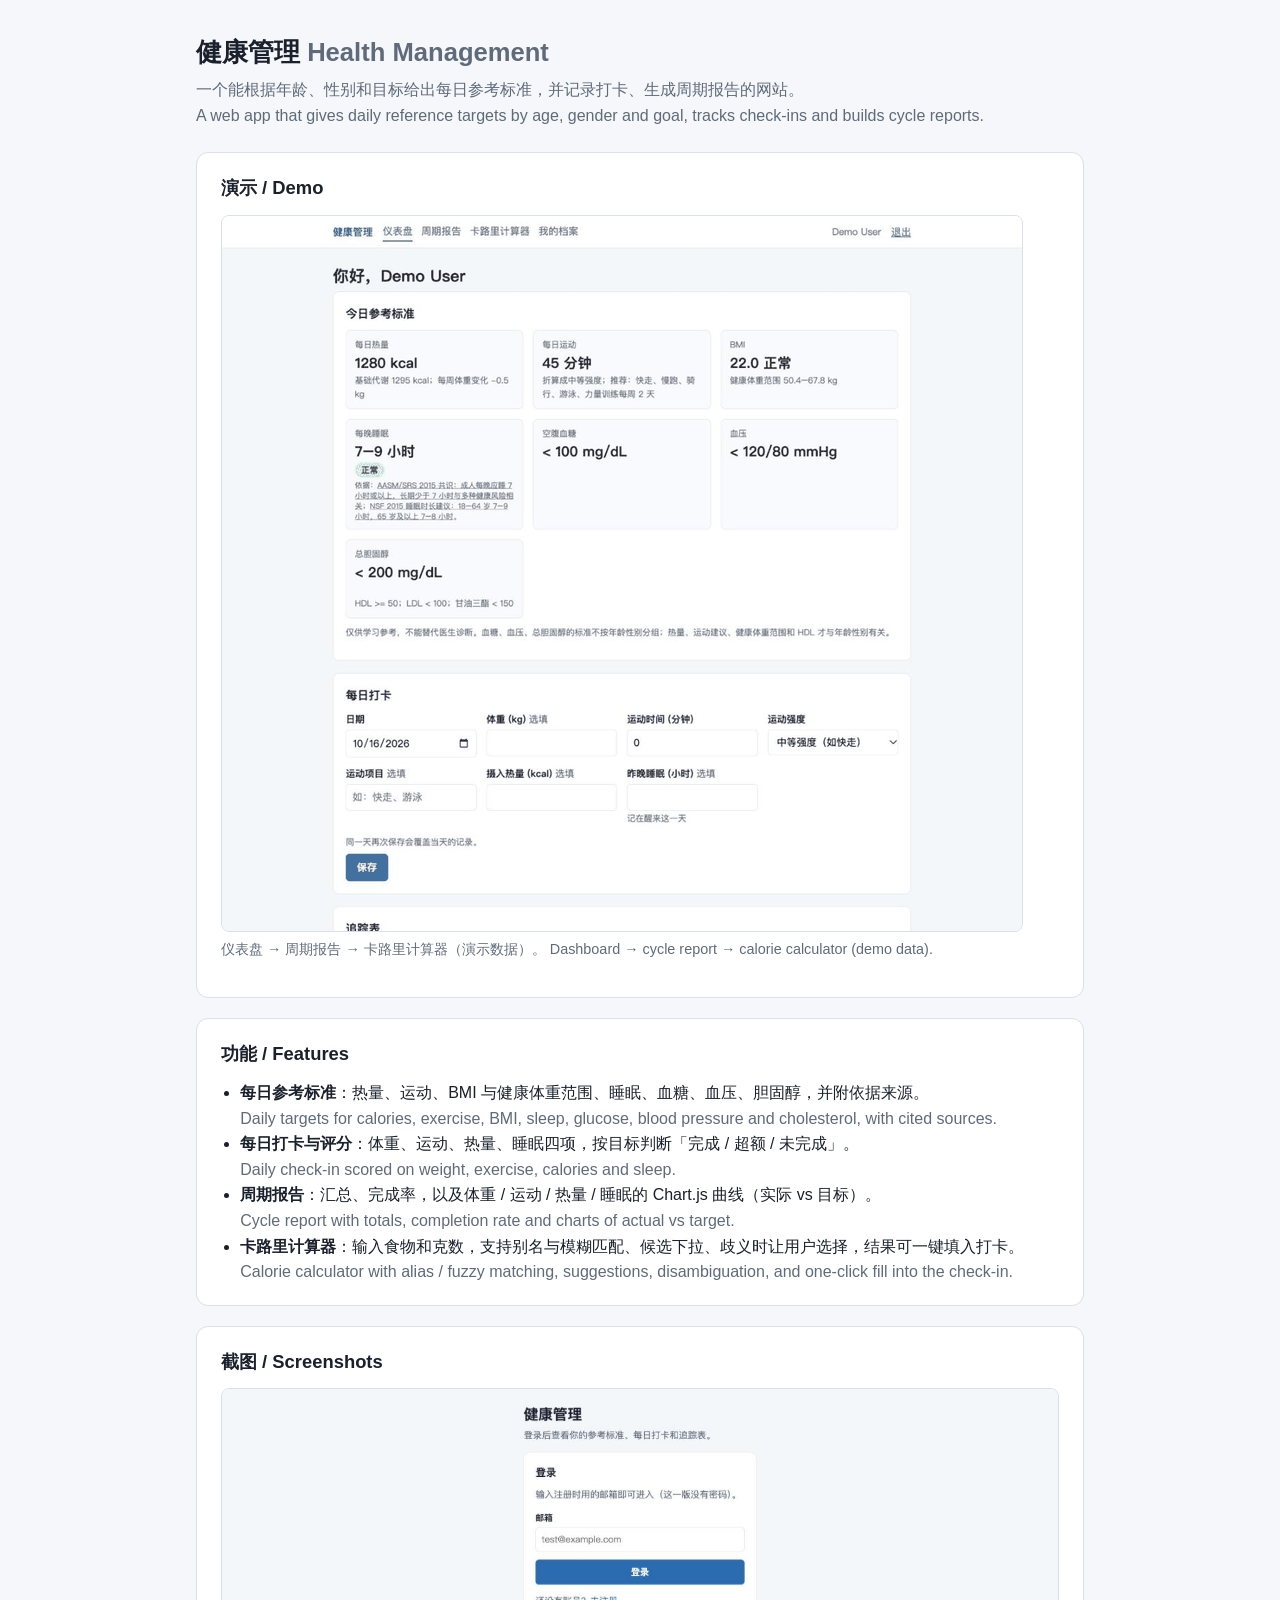
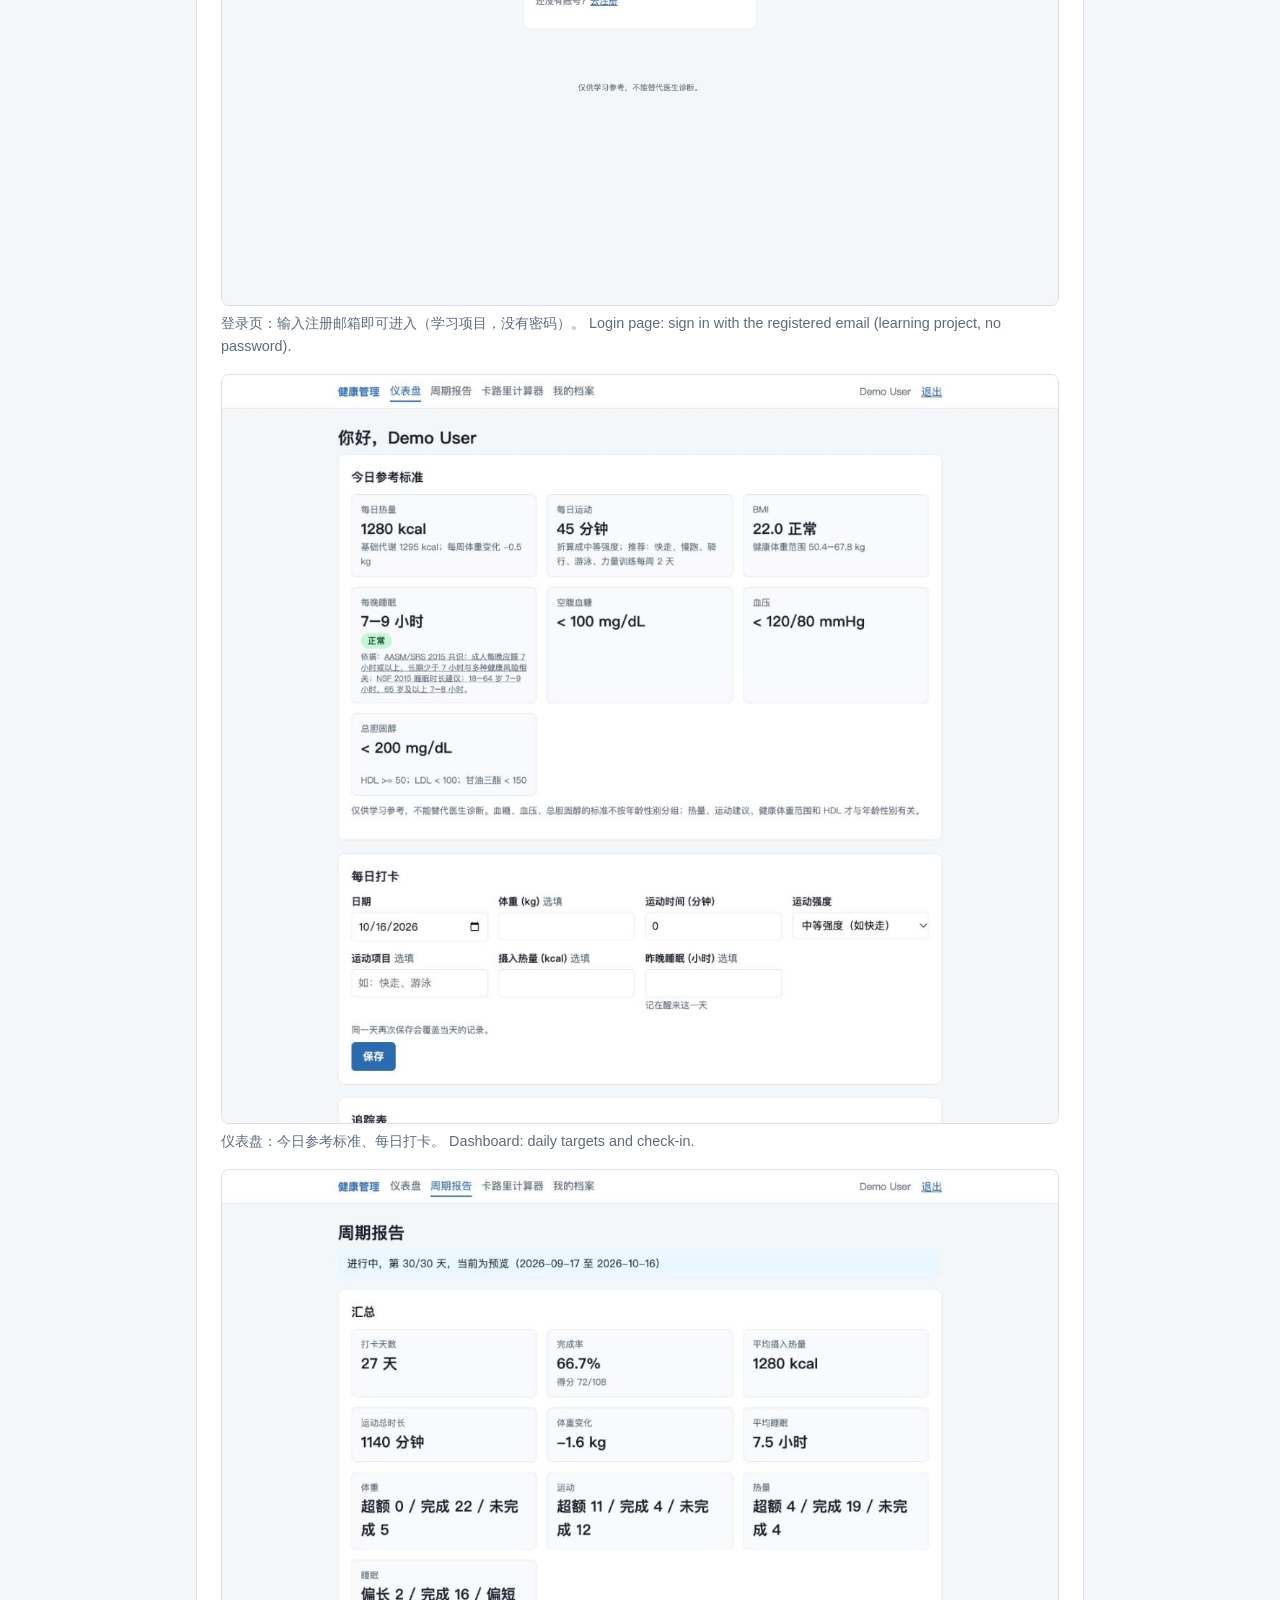
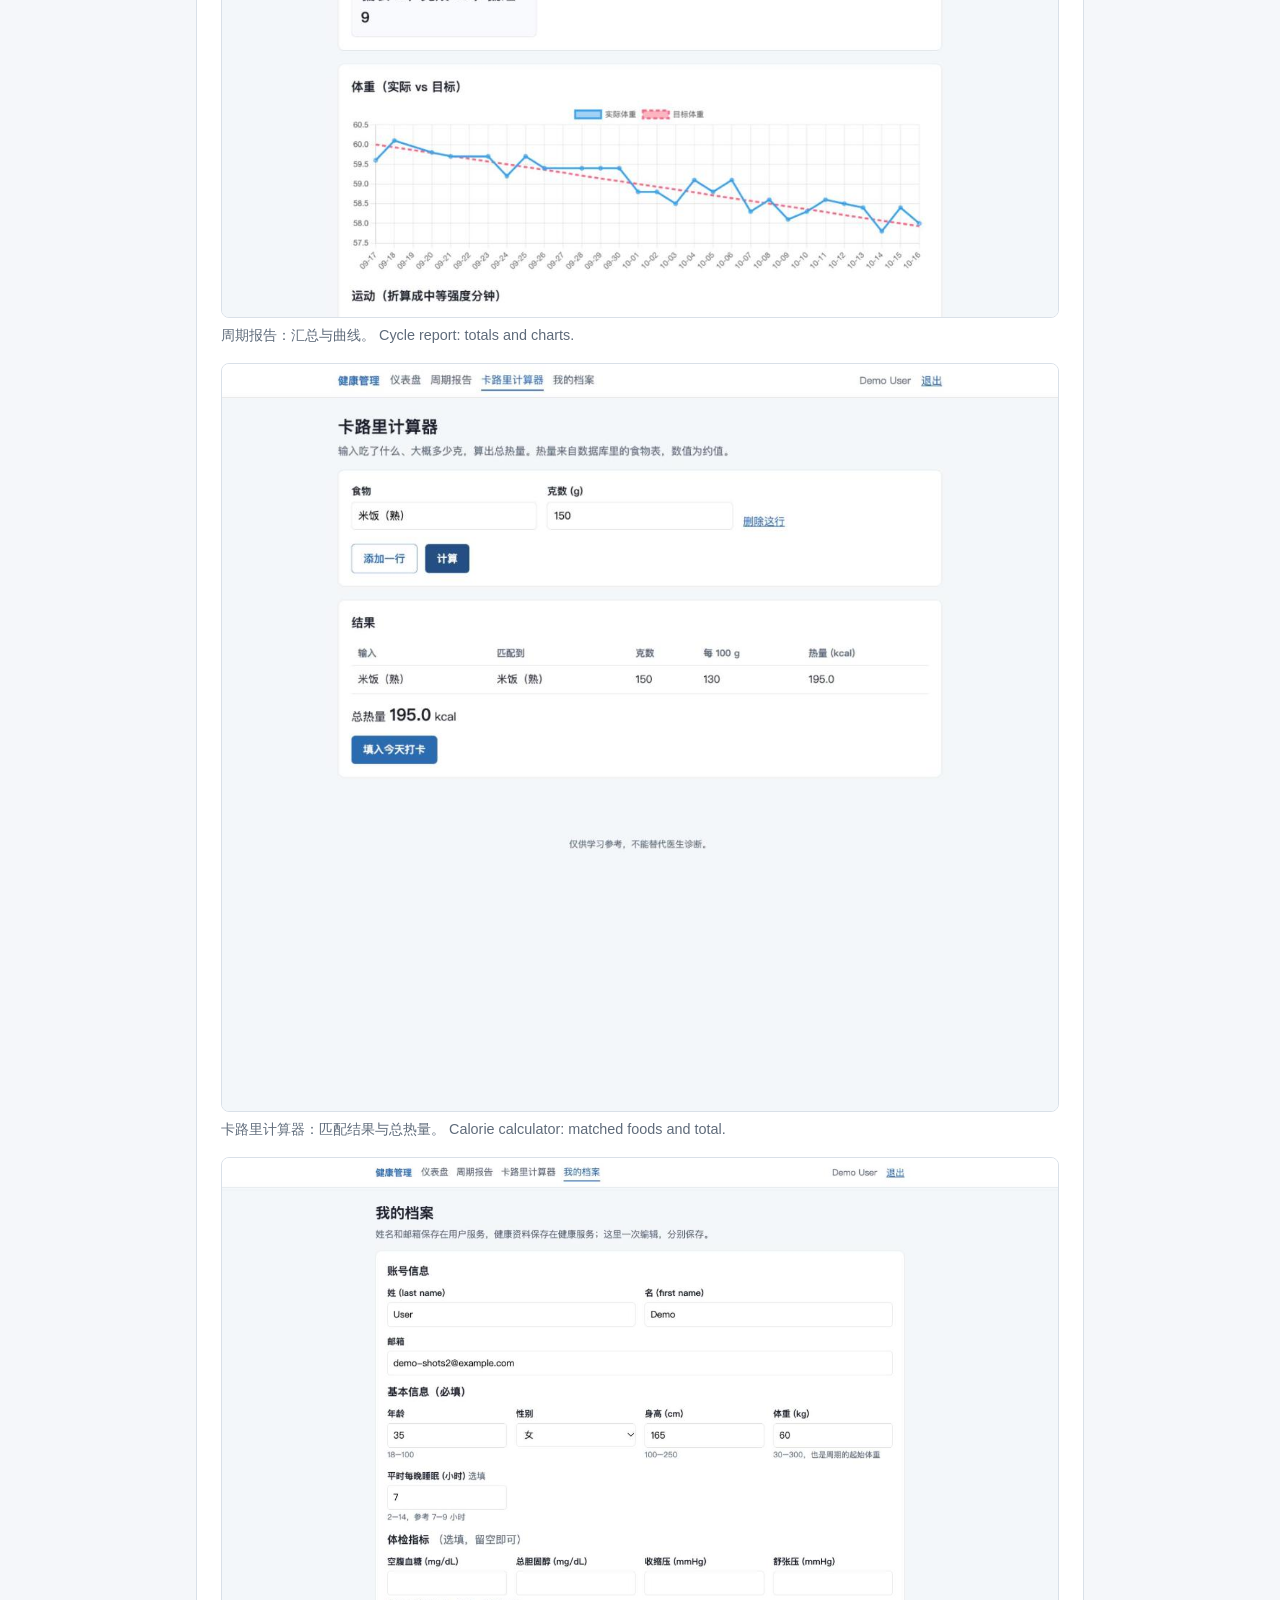
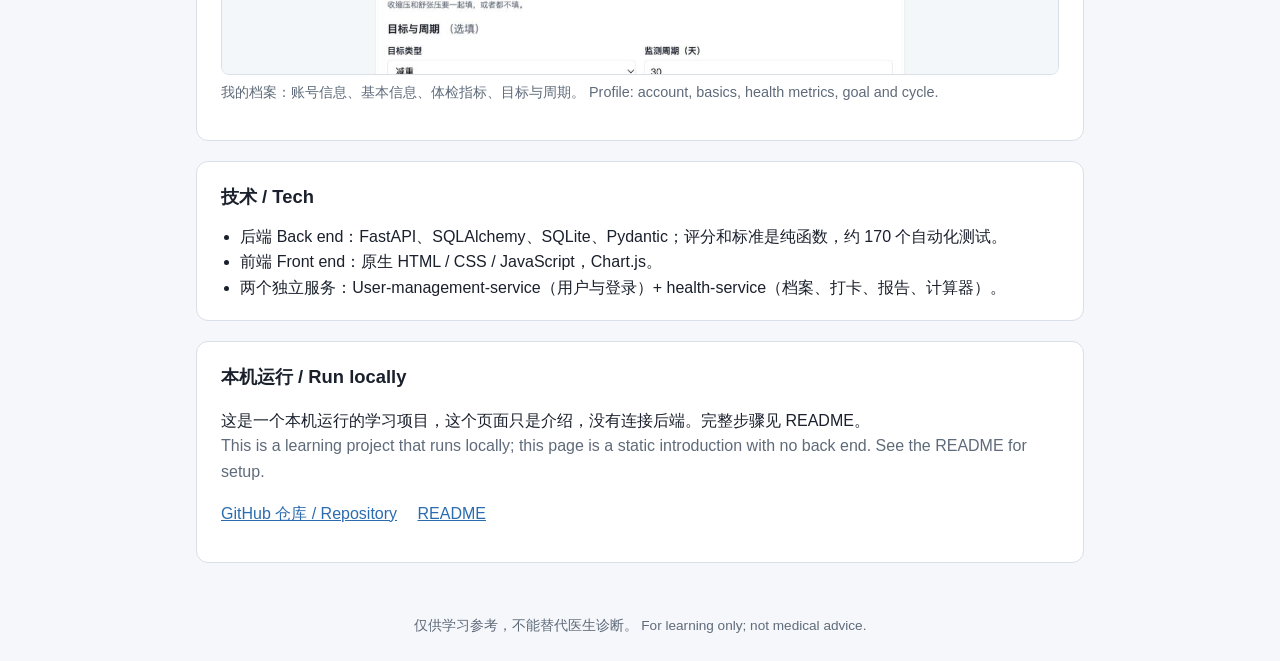
<file: health-web/index.html>
<!doctype html>
<html lang="zh-CN">
<head>
  <meta charset="utf-8">
  <meta name="viewport" content="width=device-width, initial-scale=1">
  <title>健康管理 · 项目演示 / Health Management Demo</title>
  <link rel="stylesheet" href="style.css">
  <style>
    .intro { max-width: 920px; margin: 0 auto; padding: 32px 16px 8px; }
    .intro h1 { margin: 0 0 4px; }
    .intro .sub { color: var(--muted); margin: 0 0 24px; }
    .intro section { background: var(--card); border: 1px solid var(--border); border-radius: 12px; padding: 20px 24px; margin-bottom: 20px; }
    .intro h2 { margin-top: 0; font-size: 1.15rem; }
    .intro img { max-width: 100%; height: auto; border: 1px solid var(--border); border-radius: 8px; display: block; }
    .intro figure { margin: 0 0 16px; }
    .intro figcaption { color: var(--muted); font-size: 0.9rem; margin-top: 6px; }
    .intro ul { padding-left: 1.2em; margin: 0; }
    .intro .links a { margin-right: 16px; }
    .intro pre { background: var(--bg); padding: 12px; border-radius: 8px; overflow-x: auto; }
    .intro .en { color: var(--muted); }
  </style>
</head>
<body>
  <main class="intro">
    <h1>健康管理 <span class="en">Health Management</span></h1>
    <p class="sub">一个能根据年龄、性别和目标给出每日参考标准，并记录打卡、生成周期报告的网站。<br>
      <span class="en">A web app that gives daily reference targets by age, gender and goal, tracks check-ins and builds cycle reports.</span></p>

    <section>
      <h2>演示 / Demo</h2>
      <figure>
        <img src="img/demo.gif" alt="演示动画：仪表盘、周期报告、卡路里计算器">
        <figcaption>仪表盘 → 周期报告 → 卡路里计算器（演示数据）。 Dashboard → cycle report → calorie calculator (demo data).</figcaption>
      </figure>
    </section>

    <section>
      <h2>功能 / Features</h2>
      <ul>
        <li><b>每日参考标准</b>：热量、运动、BMI 与健康体重范围、睡眠、血糖、血压、胆固醇，并附依据来源。<br>
          <span class="en">Daily targets for calories, exercise, BMI, sleep, glucose, blood pressure and cholesterol, with cited sources.</span></li>
        <li><b>每日打卡与评分</b>：体重、运动、热量、睡眠四项，按目标判断「完成 / 超额 / 未完成」。<br>
          <span class="en">Daily check-in scored on weight, exercise, calories and sleep.</span></li>
        <li><b>周期报告</b>：汇总、完成率，以及体重 / 运动 / 热量 / 睡眠的 Chart.js 曲线（实际 vs 目标）。<br>
          <span class="en">Cycle report with totals, completion rate and charts of actual vs target.</span></li>
        <li><b>卡路里计算器</b>：输入食物和克数，支持别名与模糊匹配、候选下拉、歧义时让用户选择，结果可一键填入打卡。<br>
          <span class="en">Calorie calculator with alias / fuzzy matching, suggestions, disambiguation, and one-click fill into the check-in.</span></li>
      </ul>
    </section>

    <section>
      <h2>截图 / Screenshots</h2>
      <figure>
        <img src="img/login.jpg" alt="登录页">
        <figcaption>登录页：输入注册邮箱即可进入（学习项目，没有密码）。 Login page: sign in with the registered email (learning project, no password).</figcaption>
      </figure>
      <figure>
        <img src="img/dashboard.jpg" alt="仪表盘：今日参考标准与每日打卡">
        <figcaption>仪表盘：今日参考标准、每日打卡。 Dashboard: daily targets and check-in.</figcaption>
      </figure>
      <figure>
        <img src="img/report.jpg" alt="周期报告：汇总与体重曲线">
        <figcaption>周期报告：汇总与曲线。 Cycle report: totals and charts.</figcaption>
      </figure>
      <figure>
        <img src="img/calculator-result.jpg" alt="卡路里计算器结果">
        <figcaption>卡路里计算器：匹配结果与总热量。 Calorie calculator: matched foods and total.</figcaption>
      </figure>
      <figure>
        <img src="img/profile.jpg" alt="我的档案">
        <figcaption>我的档案：账号信息、基本信息、体检指标、目标与周期。 Profile: account, basics, health metrics, goal and cycle.</figcaption>
      </figure>
    </section>

    <section>
      <h2>技术 / Tech</h2>
      <ul>
        <li>后端 Back end：FastAPI、SQLAlchemy、SQLite、Pydantic；评分和标准是纯函数，约 170 个自动化测试。</li>
        <li>前端 Front end：原生 HTML / CSS / JavaScript，Chart.js。</li>
        <li>两个独立服务：User-management-service（用户与登录）+ health-service（档案、打卡、报告、计算器）。</li>
      </ul>
    </section>

    <section>
      <h2>本机运行 / Run locally</h2>
      <p>这是一个本机运行的学习项目，这个页面只是介绍，没有连接后端。完整步骤见 README。<br>
        <span class="en">This is a learning project that runs locally; this page is a static introduction with no back end. See the README for setup.</span></p>
      <p class="links">
        <a href="https://github.com/michellewang422-eng/health-management" target="_blank" rel="noopener">GitHub 仓库 / Repository</a>
        <a href="https://github.com/michellewang422-eng/health-management#readme" target="_blank" rel="noopener">README</a>
      </p>
    </section>
  </main>
  <footer class="site-footer">仅供学习参考，不能替代医生诊断。 For learning only; not medical advice.</footer>
</body>
</html>
</file>
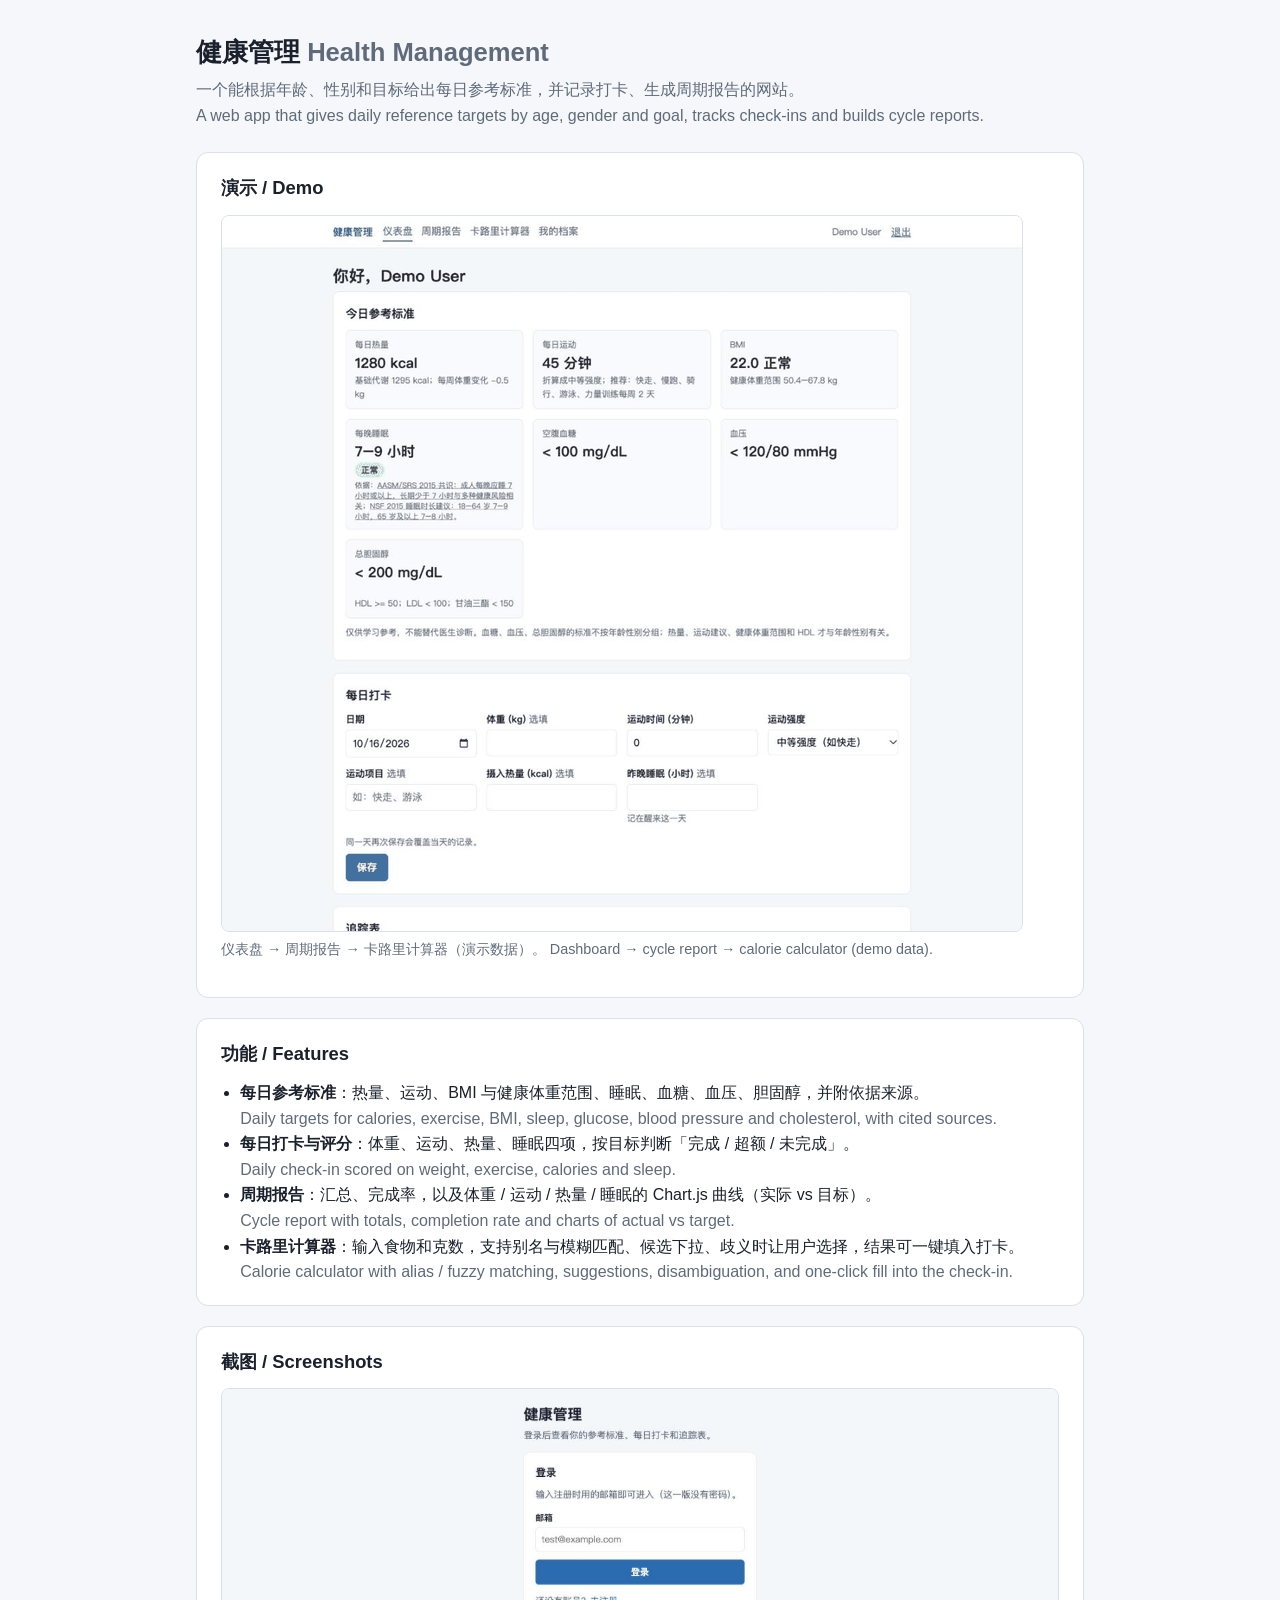
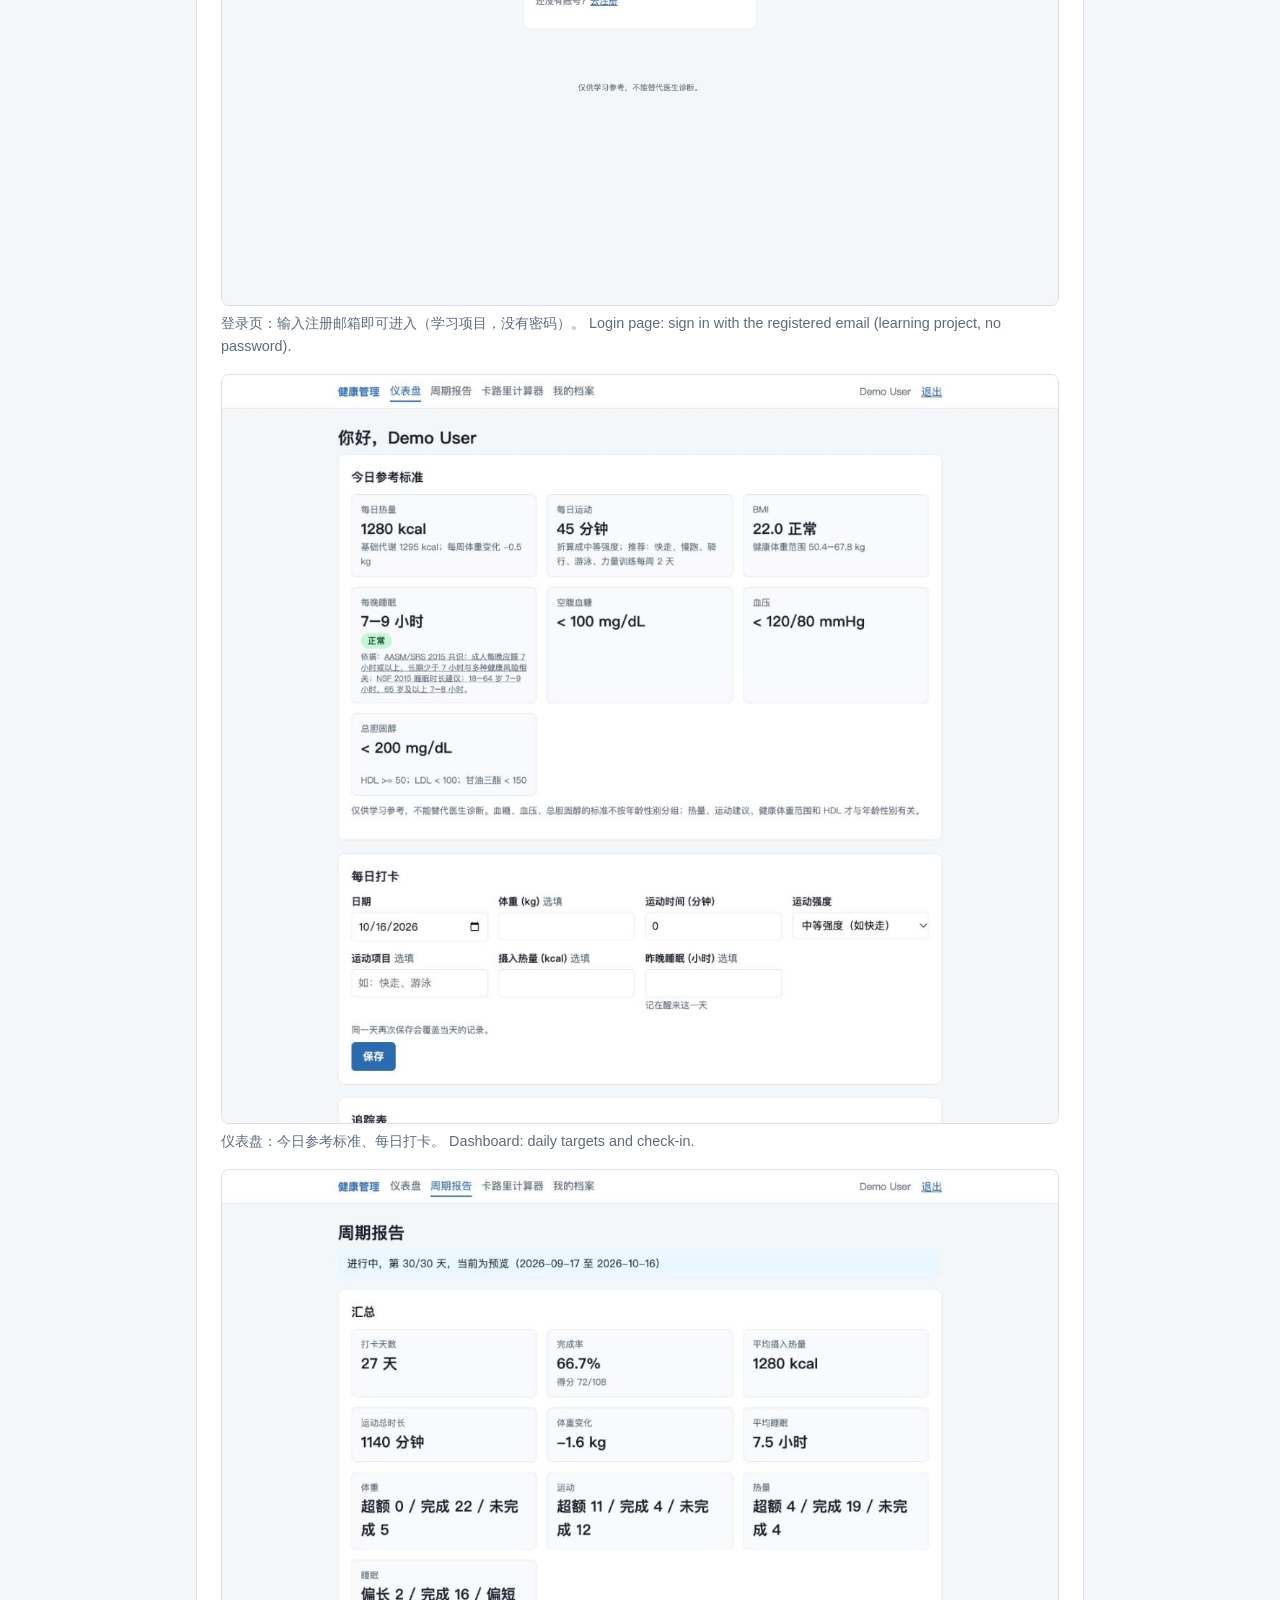
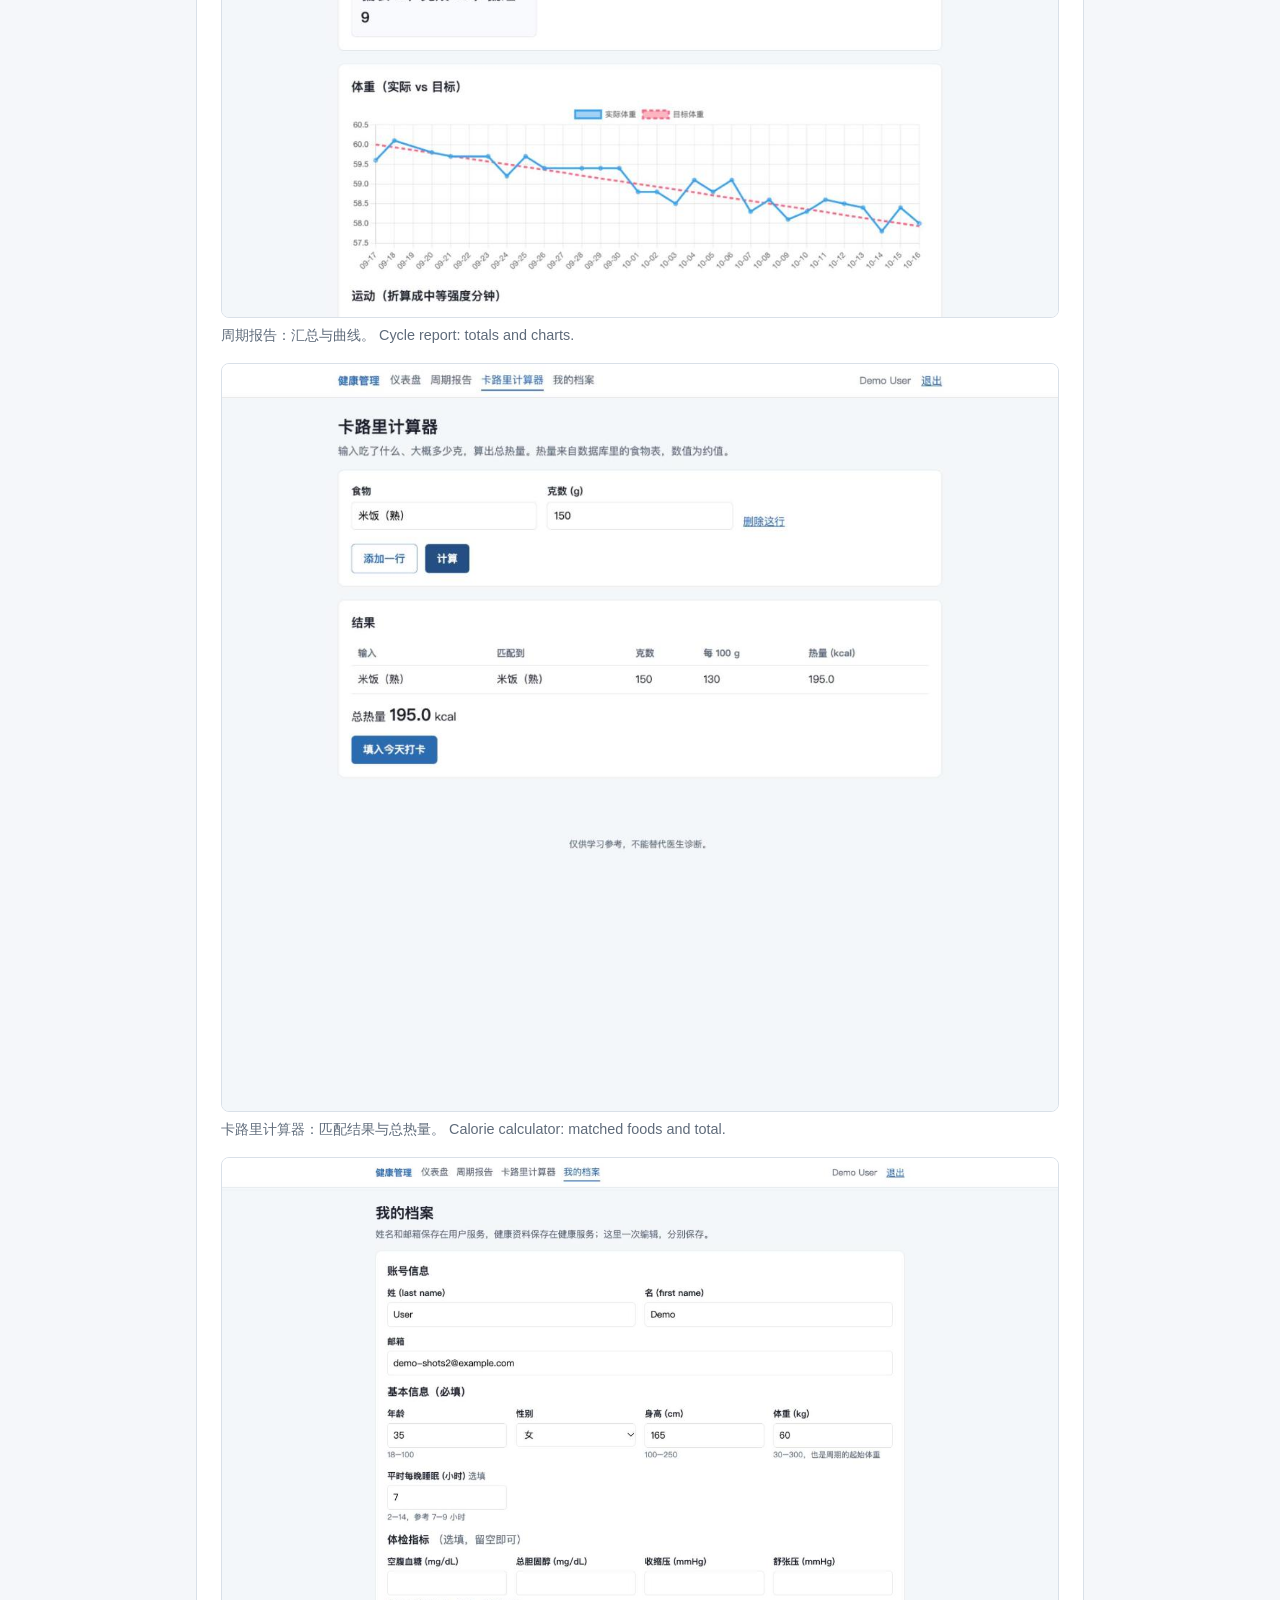
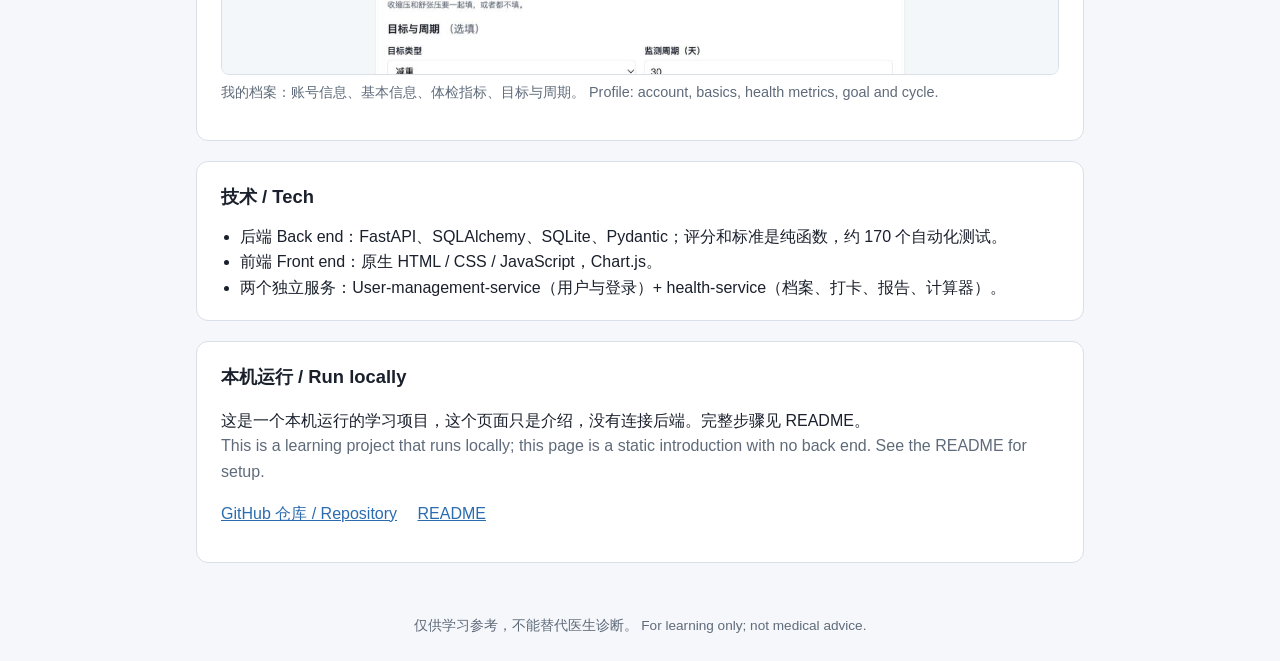
<file: health-web/calories.html>
<!doctype html>
<html lang="zh-CN">
<head>
  <meta charset="utf-8">
  <meta name="viewport" content="width=device-width, initial-scale=1">
  <title>卡路里计算器 · 健康管理</title>
  <link rel="stylesheet" href="style.css">
</head>
<body>
  <nav id="nav"></nav>

  <main class="wrap">
    <h1>卡路里计算器</h1>
    <p class="sub">输入吃了什么、大概多少克，算出总热量。热量来自数据库里的食物表，数值为约值。</p>
    <div class="alert" id="error" hidden></div>

    <section class="card">
      <form id="calc-form">
        <div id="rows"></div>
        <div class="btn-row">
          <button type="button" class="btn ghost" id="add-row">添加一行</button>
          <button type="submit" class="btn" id="calc-btn">计算</button>
        </div>
      </form>
    </section>

    <section class="card" id="result-card" hidden>
      <h2>结果</h2>
      <div class="table-wrap">
        <table>
          <thead><tr><th>输入</th><th>匹配到</th><th>克数</th><th>每 100 g</th><th>热量 (kcal)</th></tr></thead>
          <tbody id="result-rows"></tbody>
        </table>
      </div>
      <div class="alert warn-box" id="ambiguous" hidden></div>
      <p class="alert warn-box" id="unmatched" hidden></p>
      <p class="total">总热量 <strong id="total"></strong> kcal</p>
      <div class="btn-row">
        <button type="button" class="btn" id="to-checkin">填入今天打卡</button>
      </div>
    </section>

  </main>

  <script src="api.js"></script>
  <script>
    const me = requireLogin();
    renderNav("calories.html");
    const $ = id => document.getElementById(id);
    let lastTotal = 0;

    function addRow(name = "", grams = "") {
      const div = document.createElement("div");
      div.className = "row calc-row";
      div.innerHTML = `
        <div class="field suggest-wrap"><label>食物</label>
          <input type="text" class="food" maxlength="50" autocomplete="off" placeholder="如：鸡肉、白饭" required>
          <ul class="suggest" hidden></ul></div>
        <div class="field"><label>克数 (g)</label>
          <input type="number" class="grams" min="1" max="5000" step="any" placeholder="如：150" required></div>
        <div class="field"><label>&nbsp;</label>
          <button type="button" class="link-btn remove">删除这行</button></div>`;
      // 用户输入的值用 .value 赋，不拼进 HTML
      const food = div.querySelector(".food");
      food.value = name;
      div.querySelector(".grams").value = grams;
      div.querySelector(".remove").addEventListener("click", () => {
        if ($("rows").children.length > 1) div.remove();
      });
      food.addEventListener("input", () => suggest(div));
      food.addEventListener("focus", () => suggest(div));
      // 点到别处时收起候选（延迟一下，让点选候选的 click 先生效）
      food.addEventListener("blur", () => setTimeout(() => { div.querySelector(".suggest").hidden = true; }, 150));
      $("rows").appendChild(div);
    }

    // 自己画候选列表，不用 <datalist>：datalist 只会显示"名字里含你输入的字"的选项，
    // 写「鸡肉」时「鸡胸肉」「鸡腿肉」都会被浏览器藏起来。这里的候选来自后端（名字和别名都查）。
    // 防抖：输入停下 300 ms 后再去查，不用每敲一个字就发一次请求
    const timers = new WeakMap();
    function suggest(row) {
      const input = row.querySelector(".food");
      const list = row.querySelector(".suggest");
      const q = input.value.trim();
      clearTimeout(timers.get(row));
      if (!q) { list.hidden = true; return; }
      timers.set(row, setTimeout(async () => {
        try {
          const foods = await healthApi(`/foods?q=${encodeURIComponent(q)}`);
          list.innerHTML = "";
          for (const f of foods) {
            const li = document.createElement("li");
            li.textContent = `${f.name} · ${f.kcal_per_100g} kcal/100g`;
            // mousedown 比 blur 先发生，所以用它来选
            li.addEventListener("mousedown", (e) => {
              e.preventDefault();
              input.value = f.name;
              list.hidden = true;
            });
            list.appendChild(li);
          }
          list.hidden = foods.length === 0;
        } catch (e) { /* 补全失败不影响手动输入 */ }
      }, 300));
    }

    $("add-row").addEventListener("click", () => addRow());

    $("calc-form").addEventListener("submit", async (event) => {
      event.preventDefault();
      showError($("error"), "");
      document.querySelectorAll(".suggest").forEach(u => { u.hidden = true; });   // 提交后收起候选
      const items = [...$("rows").children].map(row => ({
        name: row.querySelector(".food").value.trim(),
        grams: Number(row.querySelector(".grams").value),
      }));
      $("calc-btn").disabled = true;
      try {
        const r = await healthApi("/calories/calculate", { method: "POST", body: JSON.stringify({ items }) });
        $("result-rows").innerHTML = r.items.map(i => `<tr>
          <td>${esc(i.input)}</td><td>${esc(i.matched)}</td><td>${i.grams}</td>
          <td>${i.kcal_per_100g}</td><td>${i.kcal.toFixed(1)}</td></tr>`).join("");
        renderAmbiguous(r.ambiguous);
        const un = $("unmatched");
        un.hidden = r.unmatched.length === 0;
        un.textContent = r.unmatched.length ? `未找到：${r.unmatched.join("、")}（不计入总数）` : "";
        lastTotal = r.total_kcal;
        $("total").textContent = r.total_kcal.toFixed(1);
        $("result-card").hidden = false;
      } catch (e) {
        showError($("error"), e.message);
      } finally {
        $("calc-btn").disabled = false;
      }
    });

    // 有多个可能的食物（如「鸡肉」）：不替用户决定，列出选项，点哪个就把那一行改成哪个再算
    function renderAmbiguous(list) {
      const box = $("ambiguous");
      box.hidden = list.length === 0;
      box.innerHTML = "";
      for (const a of list) {
        const p = document.createElement("div");
        p.append(`「${a.input}」有多种选择，请选一个（未选的不计入总数）：`);
        for (const o of a.options) {
          const b = document.createElement("button");
          b.type = "button";
          b.className = "btn ghost choice";
          b.textContent = `${o.name} · ${o.kcal_per_100g} kcal/100g`;
          b.addEventListener("click", () => {
            [...$("rows").children][a.index].querySelector(".food").value = o.name;
            $("calc-form").requestSubmit();
          });
          p.append(" ", b);
        }
        box.appendChild(p);
      }
    }

    // 把总热量带到仪表盘的"摄入热量"框（仪表盘读取 ?calories= 参数）
    $("to-checkin").addEventListener("click", () => {
      location.href = `dashboard.html?calories=${Math.round(lastTotal)}`;
    });

    addRow();
  </script>
  <footer class="site-footer">仅供学习参考，不能替代医生诊断。</footer>
</body>
</html>
</file>
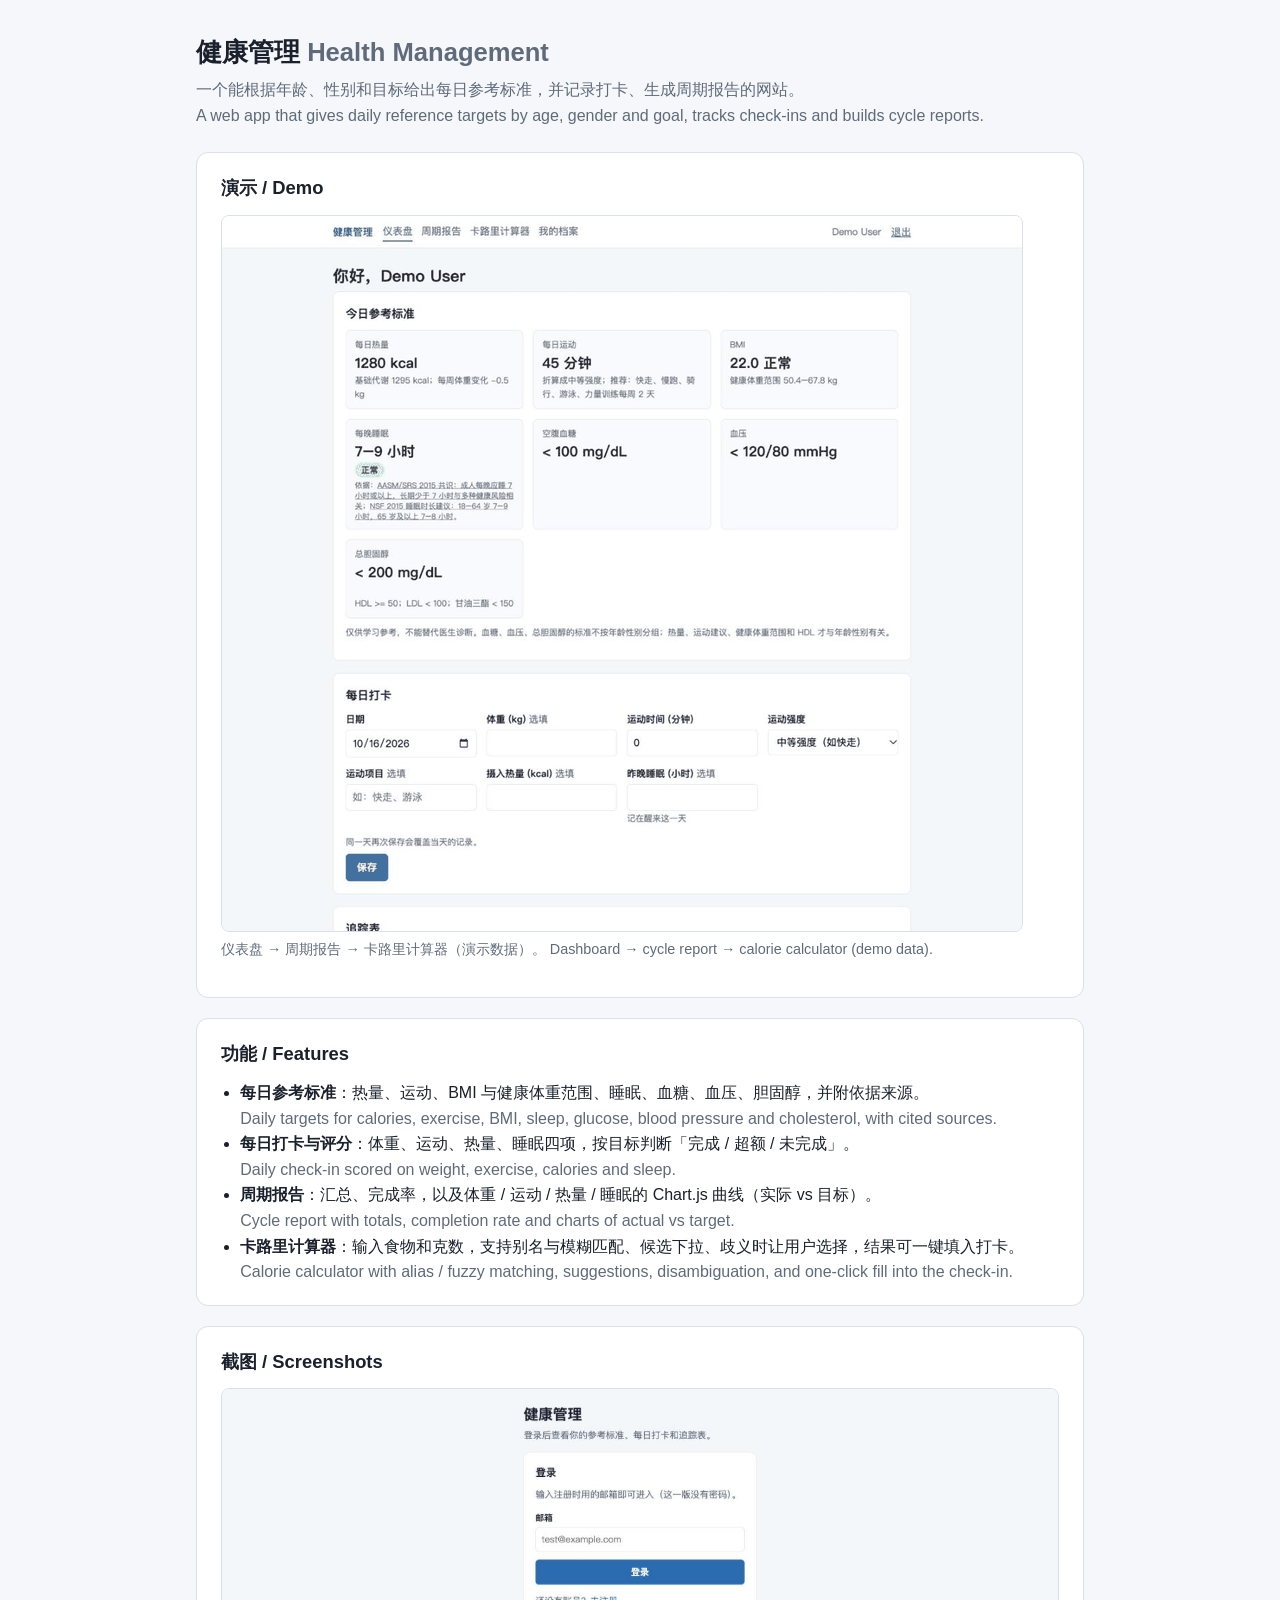
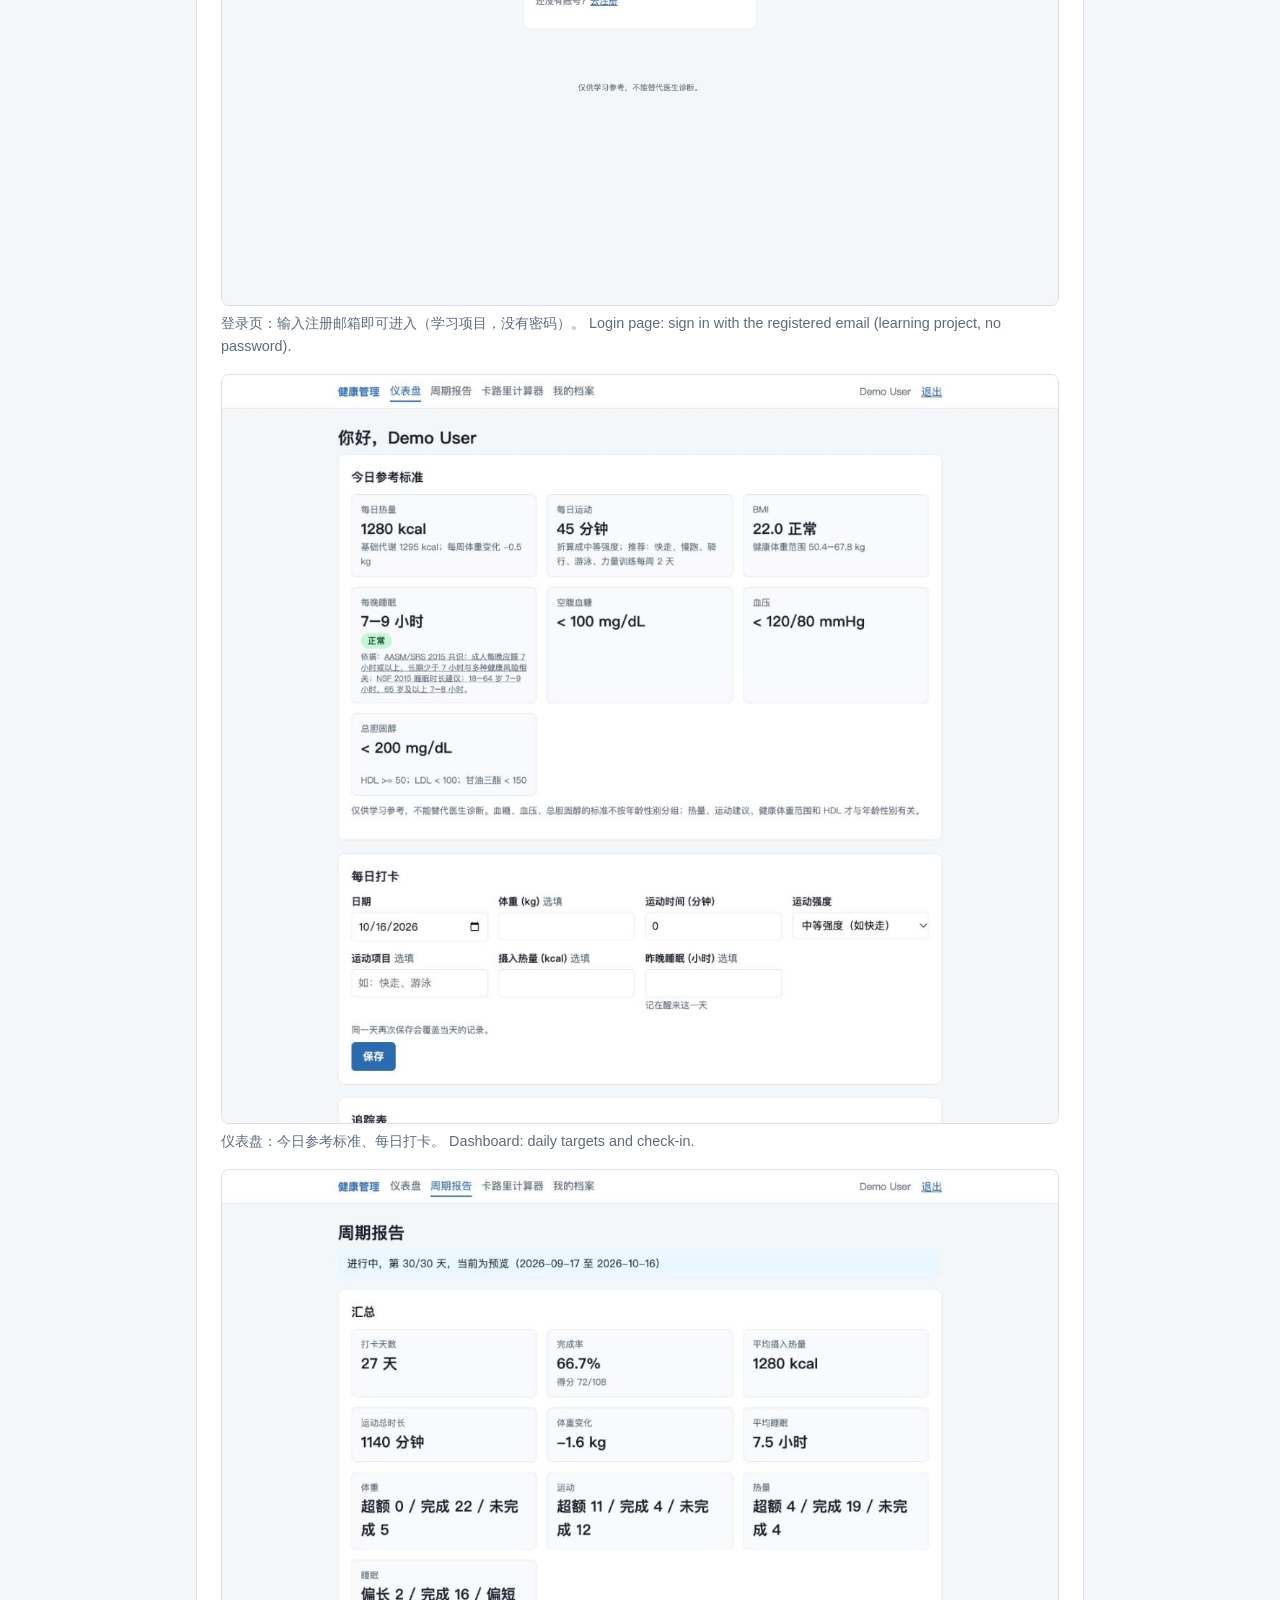
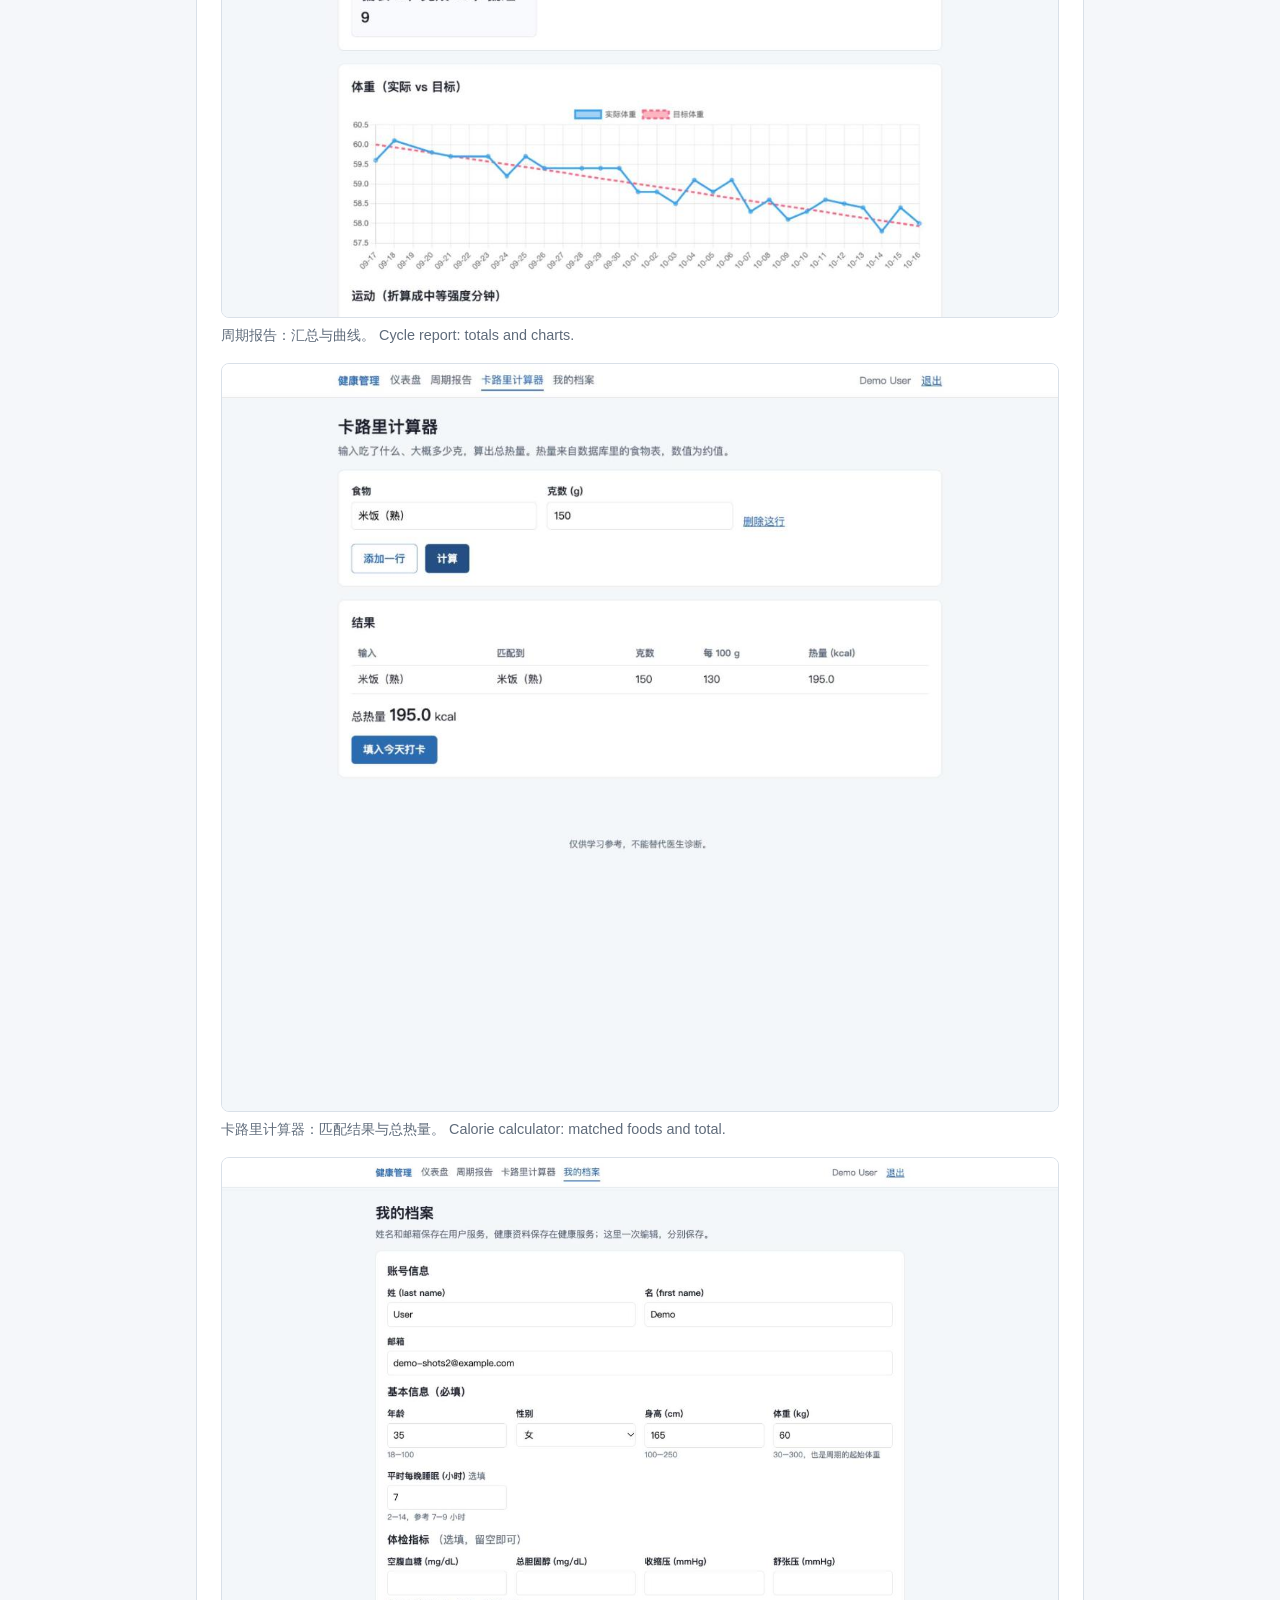
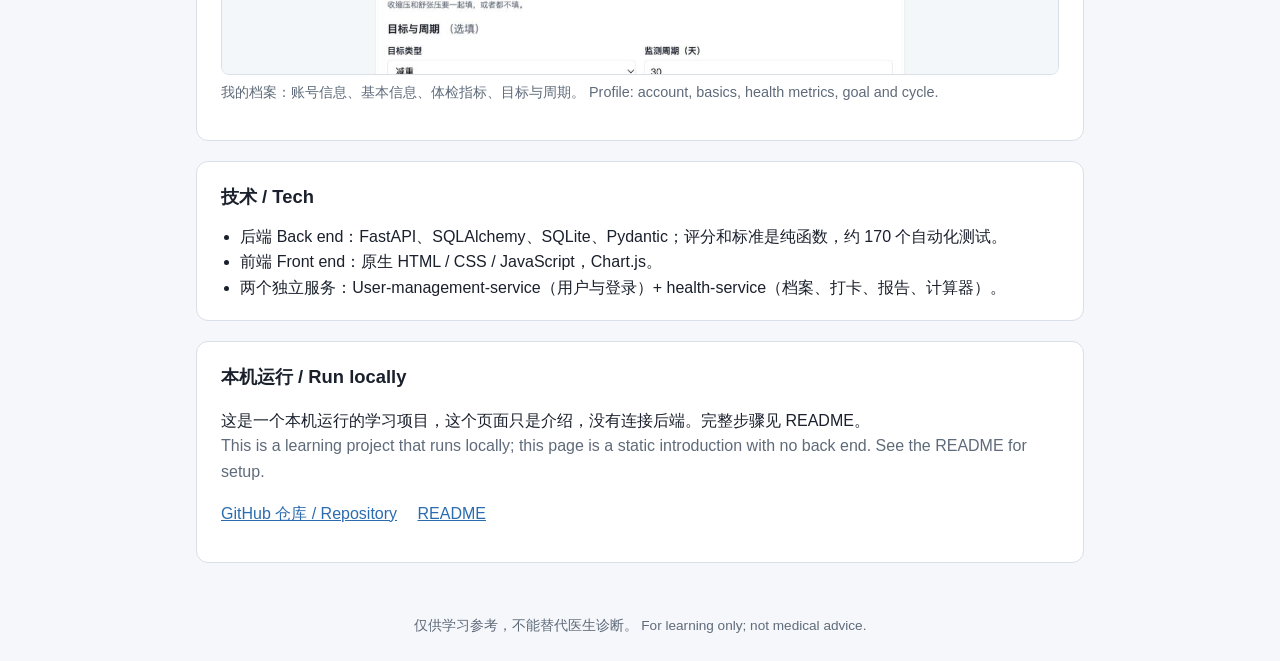
<file: health-web/dashboard.html>
<!doctype html>
<html lang="zh-CN">
<head>
  <meta charset="utf-8">
  <meta name="viewport" content="width=device-width, initial-scale=1">
  <title>仪表盘 · 健康管理</title>
  <link rel="stylesheet" href="style.css">
</head>
<body>
  <nav id="nav"></nav>

  <main class="wrap">
    <h1 id="greeting"></h1>
    <div class="alert" id="page-error" hidden></div>

    <!-- ① 参考标准 -->
    <section class="card" id="standards-card" hidden>
      <h2>今日参考标准</h2>
      <div class="grid" id="standards"></div>
      <p class="disclaimer" id="disclaimer"></p>
    </section>

    <!-- ② 每日打卡 -->
    <section class="card" id="checkin-card" hidden>
      <h2>每日打卡</h2>
      <div class="alert" id="form-error" hidden></div>
      <div class="alert ok" id="form-success" hidden></div>

      <form id="log-form">
        <div class="row">
          <div class="field">
            <label for="log_date">日期</label>
            <input id="log_date" type="date" required>
          </div>
          <div class="field">
            <label for="weight_kg">体重 (kg) <span class="opt">选填</span></label>
            <input id="weight_kg" type="number" min="30" max="300" step="any">
          </div>
          <div class="field">
            <label for="exercise_minutes">运动时间 (分钟)</label>
            <input id="exercise_minutes" type="number" min="0" max="600" step="1" value="0" required>
          </div>
          <div class="field">
            <label for="exercise_intensity">运动强度</label>
            <select id="exercise_intensity">
              <option value="low">低强度（如散步）</option>
              <option value="moderate" selected>中等强度（如快走）</option>
              <option value="high">高强度（如跑步）</option>
            </select>
          </div>
          <div class="field">
            <label for="exercise_type">运动项目 <span class="opt">选填</span></label>
            <input id="exercise_type" type="text" maxlength="50" placeholder="如：快走、游泳">
          </div>
          <div class="field">
            <label for="calories_in">摄入热量 (kcal) <span class="opt">选填</span></label>
            <input id="calories_in" type="number" min="0" max="10000" step="1">
          </div>
          <div class="field">
            <label for="sleep_hours">昨晚睡眠 (小时) <span class="opt">选填</span></label>
            <input id="sleep_hours" type="number" min="0" max="24" step="0.25">
            <div class="hint">记在醒来这一天</div>
          </div>
        </div>
        <div class="hint">同一天再次保存会覆盖当天的记录。</div>
        <div class="btn-row">
          <button class="btn" type="submit" id="save-btn">保存</button>
        </div>
      </form>
    </section>

    <!-- ③ 追踪表 -->
    <section class="card" id="table-card" hidden>
      <h2>追踪表</h2>
      <p class="sub">点击某一行可以把数据填回上面的表单修改。徽章：<span class="badge good">完成 / 超额</span>
        <span class="badge warn">提醒（如热量超标）</span> <span class="badge bad">未完成</span>；得分 = 绿色徽章数 / 已填项数（睡眠有记录时最多 4 项）。</p>
      <div class="table-wrap">
        <table>
          <thead>
            <tr>
              <th>日期</th><th>体重 (kg)</th><th>运动</th><th>热量 (kcal)</th><th>睡眠 (h)</th>
              <th>体重</th><th>运动</th><th>热量</th><th>睡眠</th><th>得分</th><th></th>
            </tr>
          </thead>
          <tbody id="log-rows"></tbody>
        </table>
      </div>
      <p class="muted" id="empty-hint" hidden>还没有记录，先在上面打第一天的卡吧。</p>
    </section>
  </main>

  <script src="api.js"></script>
  <script>
    const me = requireLogin();
    renderNav("dashboard.html");

    // ---------- 文字映射：后端返回英文代码，页面显示中文 ----------
    const STATUS_TEXT = { exceeded: "超额", met: "完成", missed: "未完成" };
    // 睡眠是区间型标准，"超额"在这里是"偏长"，"未完成"是"偏短"
    const SLEEP_STATUS_TEXT = { exceeded: "偏长", met: "完成", missed: "偏短" };
    const INTENSITY_TEXT = { low: "低强度", moderate: "中等", high: "高强度" };
    const BMI_TEXT = { underweight: "偏瘦", normal: "正常", overweight: "超重", obese: "肥胖" };
    // 原始指标评估：[中文, 徽章颜色]
    const ASSESS = {
      glucose: { normal: ["正常", "good"], elevated: ["偏高", "warn"], high: ["高，建议就医确认", "bad"] },
      blood_pressure: { normal: ["正常", "good"], elevated: ["偏高", "warn"], stage1: ["一期高血压范围", "warn"],
                        stage2: ["二期高血压范围", "bad"], crisis: ["危急，请立即就医", "bad"] },
      cholesterol: { ideal: ["理想", "good"], borderline: ["边缘偏高", "warn"], high: ["高", "bad"] },
      sleep: { short: ["偏短", "bad"], normal: ["正常", "good"], long: ["偏长", "warn"] },
    };

    // ---------- 页面元素 ----------
    const $ = id => document.getElementById(id);
    const pageError = $("page-error");
    const formError = $("form-error");
    const formSuccess = $("form-success");
    const form = $("log-form");
    let logsByDate = new Map();      // 日期 -> 这一天的记录，点击表格行时用来回填表单

    // 本地日期 YYYY-MM-DD（不用 toISOString：它按 UTC 算，在中国晚上 8 点后会变成"明天"或"昨天"）
    function todayStr() {
      const d = new Date();
      const pad = n => String(n).padStart(2, "0");
      return `${d.getFullYear()}-${pad(d.getMonth() + 1)}-${pad(d.getDate())}`;
    }

    // ---------- 渲染：徽章 ----------
    // 徽章里一定有文字，不能只靠颜色：色盲的用户也要能看懂
    function badge(score, texts = STATUS_TEXT) {
      if (!score) return '<span class="badge none">—</span>';
      return `<span class="badge ${score.tone}">${texts[score.status]}</span>`;
    }

    function assessBadge(kind, status) {
      if (!status) return "";
      const [text, tone] = ASSESS[kind][status];
      return ` <span class="badge ${tone}">${esc(text)}</span>`;
    }

    // ---------- 渲染：参考标准 ----------
    function renderStandards(s) {
      const a = s.baseline_assessment;
      const r = s.reference_ranges;
      const stat = (label, value, note = "") =>
        `<div class="stat"><div class="label">${esc(label)}</div><div class="value">${value}</div>` +
        (note ? `<div class="note">${note}</div>` : "") + `</div>`;

      $("standards").innerHTML = [
        stat("每日热量", `${s.daily_calories} kcal`, `基础代谢 ${s.bmr} kcal；每周体重变化 ${s.weekly_weight_change_kg} kg`),
        stat("每日运动", `${s.exercise.daily_effective_minutes} 分钟`,
             `折算成中等强度；推荐：${s.exercise.suggested.map(esc).join("、")}`),
        // toFixed(1)：JavaScript 会把 22.0 显示成 22，要固定保留 1 位小数
        stat("BMI", `${s.bmi.toFixed(1)} ${esc(BMI_TEXT[s.bmi_category])}`,
             `健康体重范围 ${s.healthy_weight_kg[0]}–${s.healthy_weight_kg[1]} kg`),
        // 睡眠标准随年龄变；下面用小字写明依据（文字和链接都来自后端 sleep.sources）
        stat("每晚睡眠", `${s.sleep.min_hours}–${s.sleep.max_hours} 小时`,
             assessBadge("sleep", a.sleep) +
             `<small class="evidence">依据：${s.sleep.sources.map(src =>
               `<a href="${esc(src.url)}" target="_blank" rel="noopener">${esc(src.name)}</a>`).join("；")}。</small>`),
        stat("空腹血糖", `${esc(r.fasting_glucose_mgdl)} mg/dL`, assessBadge("glucose", a.glucose)),
        stat("血压", `${esc(r.blood_pressure_mmhg)} mmHg`, assessBadge("blood_pressure", a.blood_pressure)),
        stat("总胆固醇", `${esc(r.total_cholesterol_mgdl)} mg/dL`,
             assessBadge("cholesterol", a.cholesterol) +
             `<br>HDL ${esc(r.hdl_mgdl)}；LDL ${esc(r.ldl_mgdl)}；甘油三酯 ${esc(r.triglycerides_mgdl)}`),
      ].join("");

      $("disclaimer").textContent =
        `${s.disclaimer}血糖、血压、总胆固醇的标准不按年龄性别分组；热量、运动建议、健康体重范围和 HDL 才与年龄性别有关。`;
    }

    // ---------- 渲染：追踪表 ----------
    // 用户输入的内容（日期、运动项目）一律过 esc()，防止有人在"运动项目"里写 <script>
    function rowHtml(log) {
      const type = log.exercise_type ? ` · ${esc(log.exercise_type)}` : "";
      const t = log.targets;
      return `<tr data-date="${esc(log.log_date)}">
        <td>${esc(log.log_date)}</td>
        <td title="今日期望体重 ${t.weight_kg} kg">${log.weight_kg ?? "—"}</td>
        <td>${log.exercise_minutes} 分钟（${INTENSITY_TEXT[log.exercise_intensity]}）${type}</td>
        <td title="今日目标 ${t.calories} kcal">${log.calories_in ?? "—"}</td>
        <td title="建议 ${t.sleep_hours.min}–${t.sleep_hours.max} 小时">${log.sleep_hours ?? "—"}</td>
        <td>${badge(log.scores.weight)}</td>
        <td>${badge(log.scores.exercise)}</td>
        <td>${badge(log.scores.calories)}</td>
        <td>${badge(log.scores.sleep, SLEEP_STATUS_TEXT)}</td>
        <td>${log.points}/${log.scored}</td>
        <td><button type="button" class="link-btn del">删除</button></td>
      </tr>`;
    }

    function renderLogs(logs) {
      logsByDate = new Map(logs.map(l => [l.log_date, l]));
      // 最新的日期放最上面，看起来更顺手
      $("log-rows").innerHTML = [...logs].reverse().map(rowHtml).join("");
      $("empty-hint").hidden = logs.length > 0;
    }

    // ---------- 加载数据 ----------
    async function loadLogs() {
      renderLogs(await healthApi(`/profiles/${me.id}/logs`));
    }

    async function load() {
      try {
        // 标准和记录互不依赖，同时请求
        const [standards, logs] = await Promise.all([
          healthApi(`/profiles/${me.id}/standards`),
          healthApi(`/profiles/${me.id}/logs`),
        ]);
        renderStandards(standards);
        renderLogs(logs);
        for (const id of ["standards-card", "checkin-card", "table-card"]) $(id).hidden = false;
      } catch (e) {
        if (e.status === 404) showNoProfile(pageError);   // 有用户但还没建档案：引导去建
        else showError(pageError, e.message);
      }
    }

    // ---------- 表单 ----------
    function setDefaults() {
      $("log_date").value = todayStr();
      $("log_date").max = todayStr();      // 日期选择器不让选未来（服务端也会拦）
      // 从卡路里计算器跳过来时（?calories=1234）自动带入热量
      const fromCalc = new URLSearchParams(location.search).get("calories");
      if (fromCalc) $("calories_in").value = fromCalc;
    }

    function fillForm(log) {
      $("log_date").value = log.log_date;
      $("weight_kg").value = log.weight_kg ?? "";
      $("exercise_minutes").value = log.exercise_minutes;
      $("exercise_intensity").value = log.exercise_intensity;
      $("exercise_type").value = log.exercise_type ?? "";
      $("calories_in").value = log.calories_in ?? "";
      $("sleep_hours").value = log.sleep_hours ?? "";
      window.scrollTo({ top: $("checkin-card").offsetTop - 60, behavior: "smooth" });
    }

    form.addEventListener("submit", async (event) => {
      event.preventDefault();
      showError(formError, "");
      showError(formSuccess, "");
      $("save-btn").disabled = true;
      try {
        const date = $("log_date").value;
        const existed = logsByDate.has(date);      // 这一天原来有记录 = 这次是"更新"
        await healthApi(`/profiles/${me.id}/logs/${date}`, {
          method: "PUT",
          body: JSON.stringify({
            weight_kg: num($("weight_kg").value),
            exercise_minutes: num($("exercise_minutes").value) ?? 0,
            exercise_intensity: $("exercise_intensity").value,
            exercise_type: $("exercise_type").value.trim() || null,
            calories_in: num($("calories_in").value),
            sleep_hours: num($("sleep_hours").value),
          }),
        });
        await loadLogs();                    // 保存后重新读，表里立刻出现新行 / 更新的行
        showError(formSuccess, `已保存 ${date} 的记录`);
        await showDialog(existed ? `${date} 的记录已更新。` : `${date} 的记录已保存。`,
                         { title: existed ? "已更新" : "已保存" });
      } catch (e) {
        showError(formError, e.message);
        showDialog(e.message, { title: "保存失败", kind: "error" });
      } finally {
        $("save-btn").disabled = false;
      }
    });

    // 事件委托：不给每一行都绑监听器，只在 tbody 上绑一个，再看点到的是哪里。
    // 好处是表格每次重新渲染后，不用重新绑定
    $("log-rows").addEventListener("click", async (event) => {
      const row = event.target.closest("tr");
      if (!row) return;
      const date = row.dataset.date;
      if (event.target.closest("button.del")) {
        if (!confirm(`确定删除 ${date} 的记录吗？`)) return;
        try {
          await healthApi(`/profiles/${me.id}/logs/${date}`, { method: "DELETE" });
          await loadLogs();
          showDialog(`${date} 的记录已删除。`, { title: "已删除" });
        } catch (e) {
          showError(formError, e.message);
          showDialog(e.message, { title: "删除失败", kind: "error" });
        }
        return;
      }
      fillForm(logsByDate.get(date));
    });

    // 表单里的 num() 来自 profile-form.js 的同名工具，这里单独定义一份，避免多引一个无关文件
    function num(v) { return v === "" || v == null ? null : Number(v); }

    // ---------- 启动 ----------
    // 用 textContent 填姓名：即使姓名里有 <b>、<script>，也只会当普通文字显示
    // 没登录时 requireLogin() 已经安排了跳转，这里就不再往下执行（me 是 null）
    if (me) {
      $("greeting").textContent = `你好，${fullName(me)}`;
      setDefaults();
      load();
    }
  </script>
  <footer class="site-footer">仅供学习参考，不能替代医生诊断。</footer>
</body>
</html>
</file>
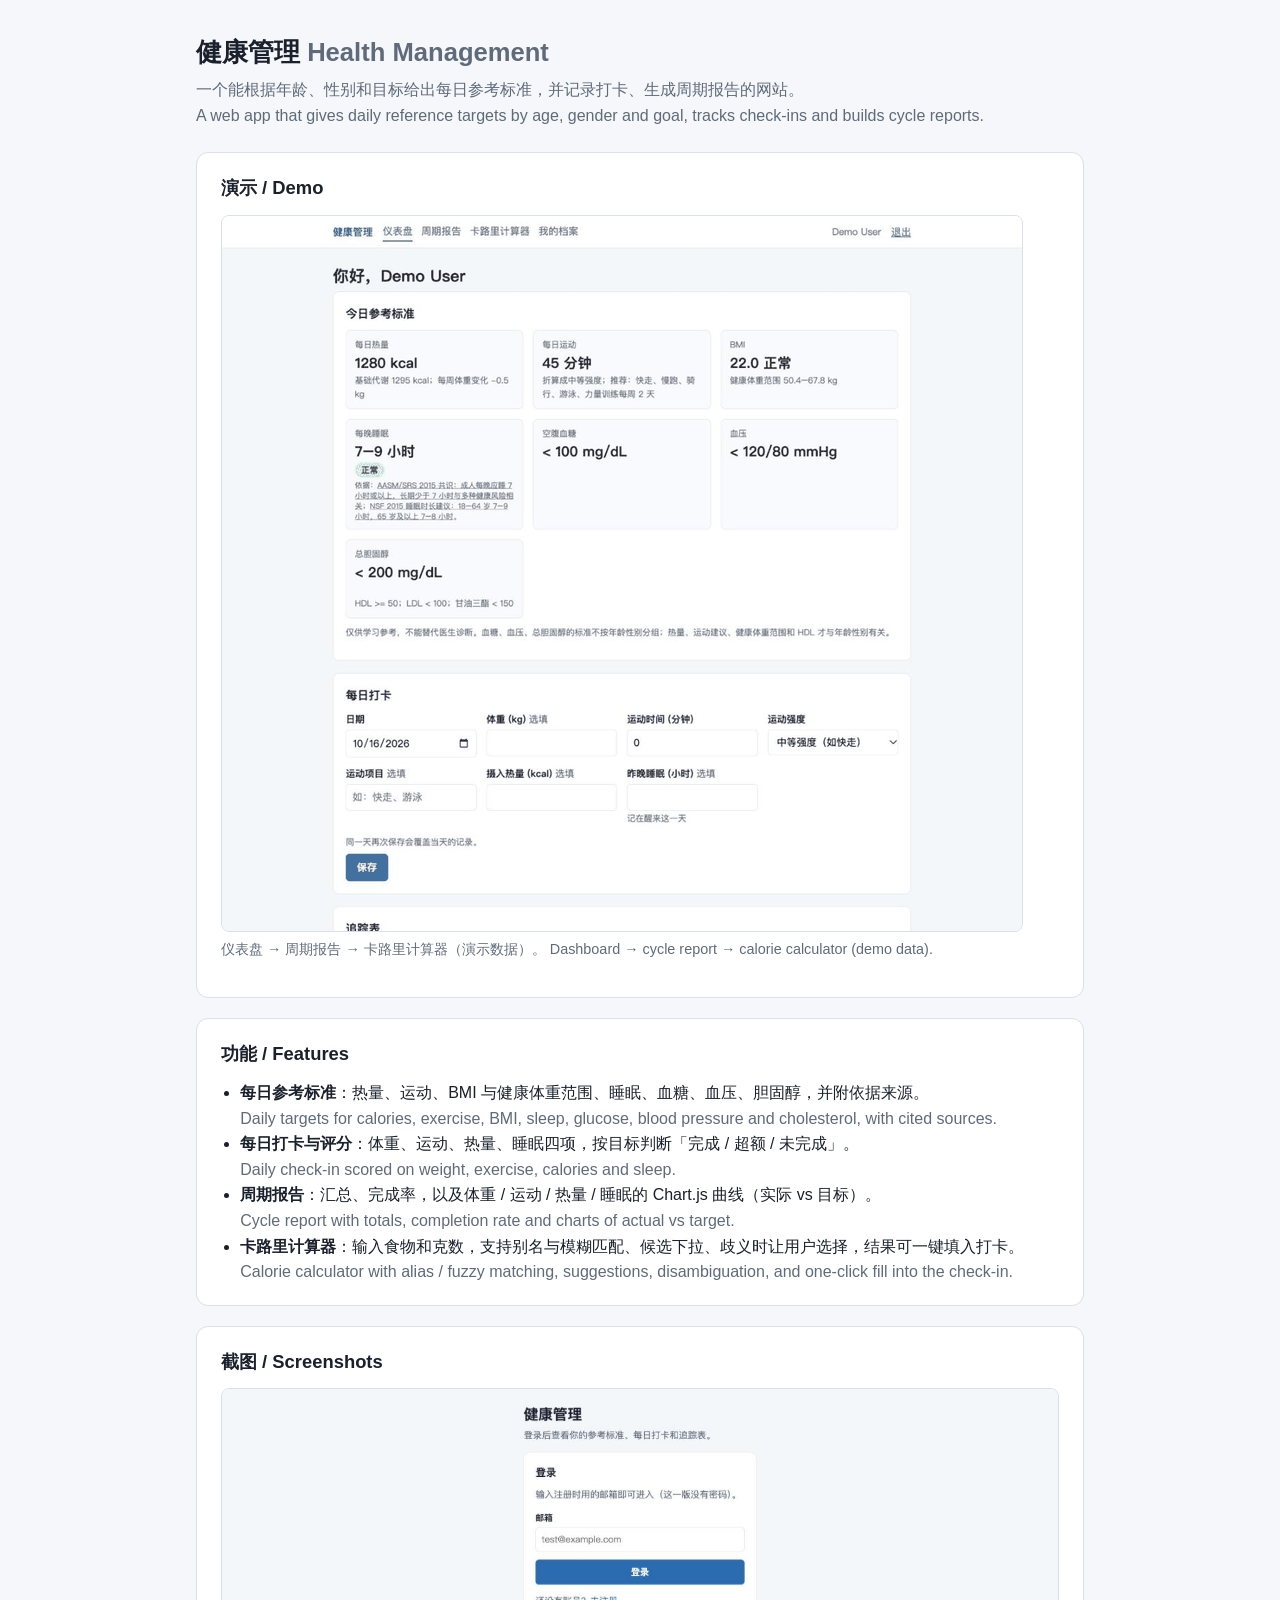
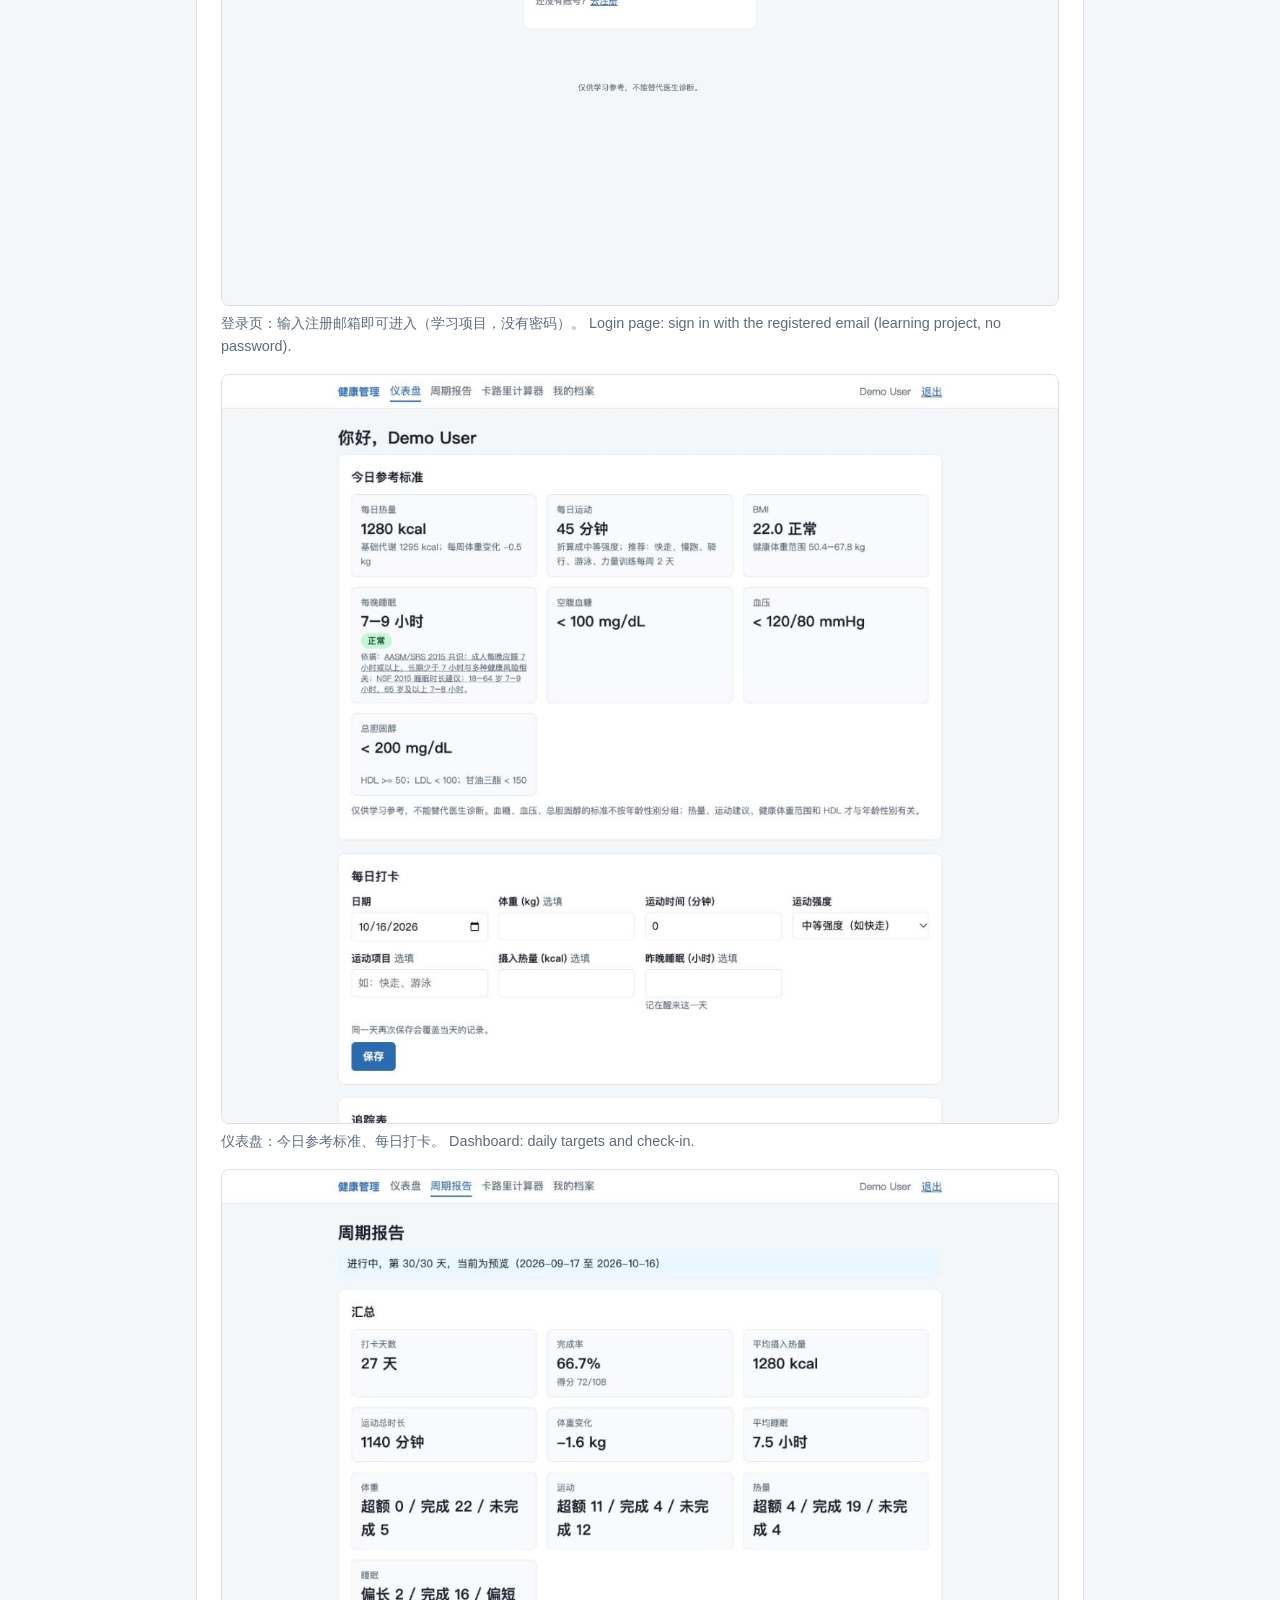
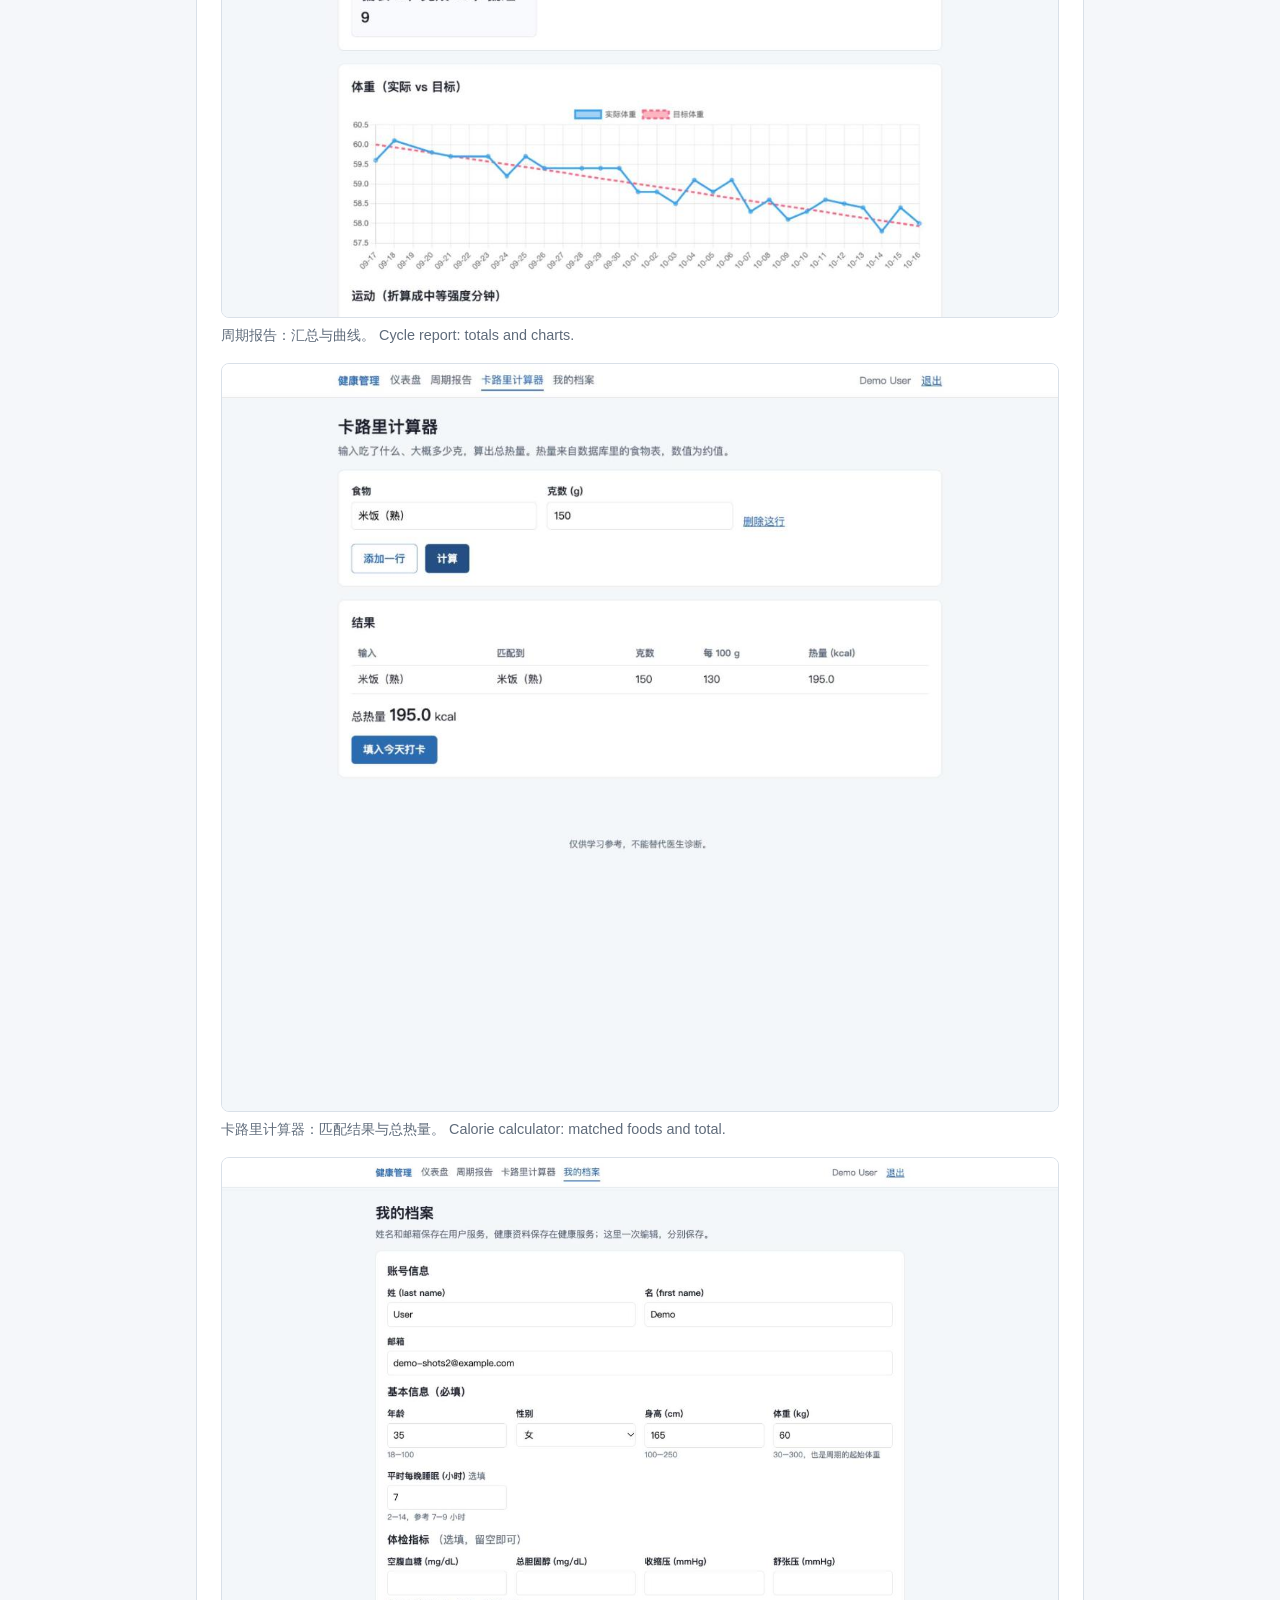
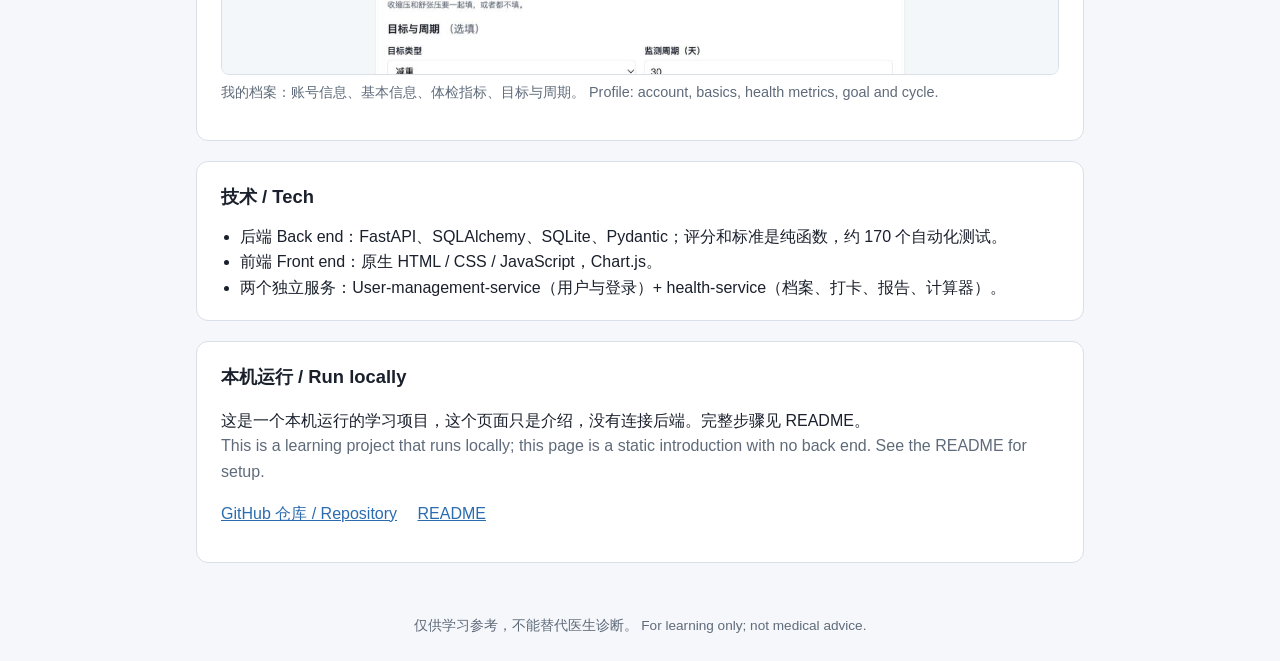
<file: health-web/login.html>
<!doctype html>
<html lang="zh-CN">
<head>
  <meta charset="utf-8">
  <meta name="viewport" content="width=device-width, initial-scale=1">
  <title>登录 · 健康管理</title>
  <link rel="stylesheet" href="style.css">
</head>
<body>
  <main class="wrap narrow">
    <h1>健康管理</h1>
    <p class="sub">登录后查看你的参考标准、每日打卡和追踪表。</p>

    <div class="card">
      <h2>登录</h2>
      <p class="sub">输入注册时用的邮箱即可进入（这一版没有密码）。</p>

      <!-- 失败时 JS 会去掉 hidden 并填入文字；hidden 属性 = 默认不显示 -->
      <div class="alert" id="error" hidden></div>

      <!-- 用 <form> 包起来有两个好处：
           1. type="email" required 的浏览器自带校验才会生效（邮箱留空或格式不对，请求根本发不出去）
           2. 在输入框里按回车也能提交 -->
      <form id="login-form">
        <div class="field">
          <label for="email">邮箱</label>
          <input id="email" type="email" required placeholder="test@example.com" autocomplete="email">
        </div>
        <button class="btn block" type="submit" id="login-btn">登录</button>
      </form>

      <p class="sub" style="margin-top:16px">还没有账号？<a href="register.html">去注册</a></p>
    </div>
  </main>

  <script src="api.js"></script>
  <script>
    // 已经登录过的人直接进仪表盘，不用再看登录页
    if (getCurrentUser()) location.href = "dashboard.html";

    const form = document.getElementById("login-form");
    const errorBox = document.getElementById("error");
    const btn = document.getElementById("login-btn");

    form.addEventListener("submit", async (event) => {
      event.preventDefault();          // 阻止浏览器默认的"刷新页面式"提交，改由我们用 fetch 发请求
      showError(errorBox, "");
      btn.disabled = true;             // 请求期间禁用按钮，防止连点

      try {
        const email = document.getElementById("email").value.trim();
        // 后端：POST /auth/login，成功返回完整的用户对象，失败返回 401 + "邮箱未注册"
        const user = await userApi("/auth/login", {
          method: "POST",
          body: JSON.stringify({ email }),
        });
        localStorage.setItem("currentUser", JSON.stringify(user));
        location.href = "dashboard.html";
      } catch (e) {
        showError(errorBox, e.message);
        btn.disabled = false;
      }
    });
  </script>
  <footer class="site-footer">仅供学习参考，不能替代医生诊断。</footer>
</body>
</html>
</file>
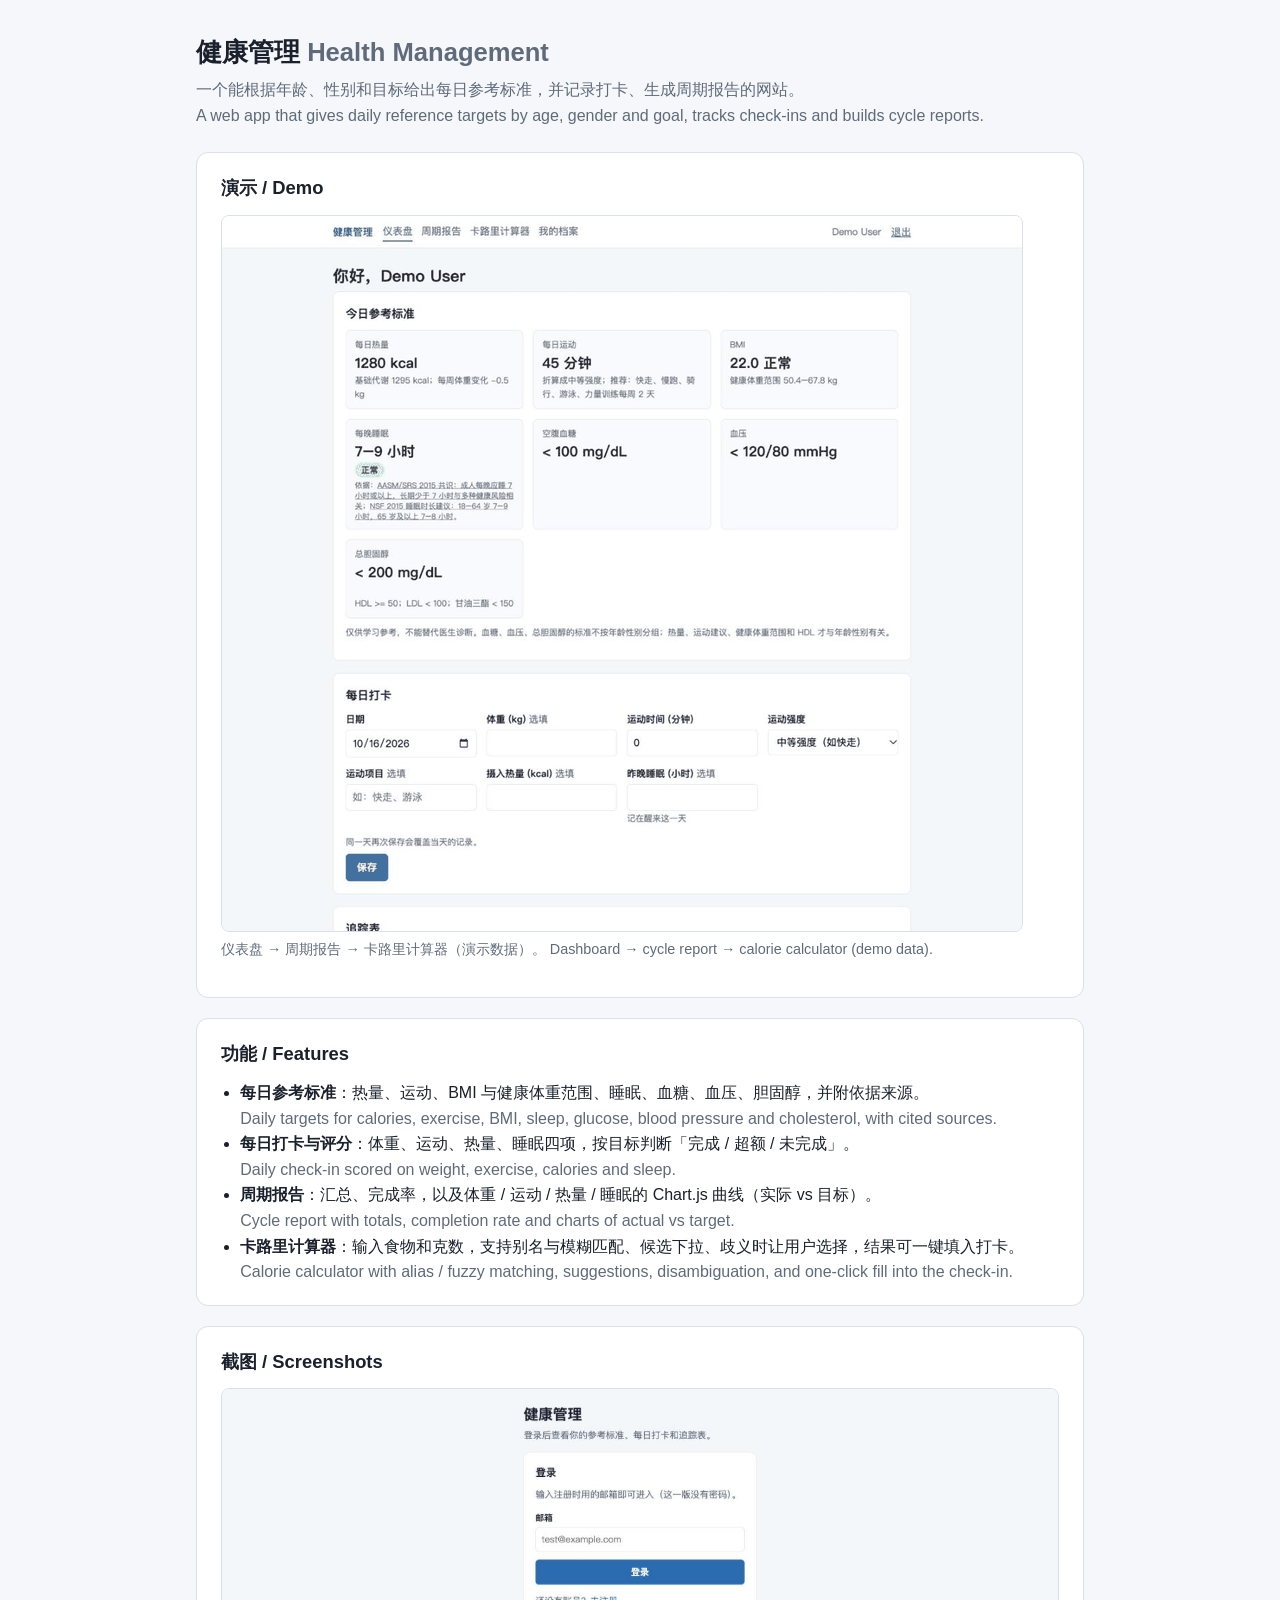
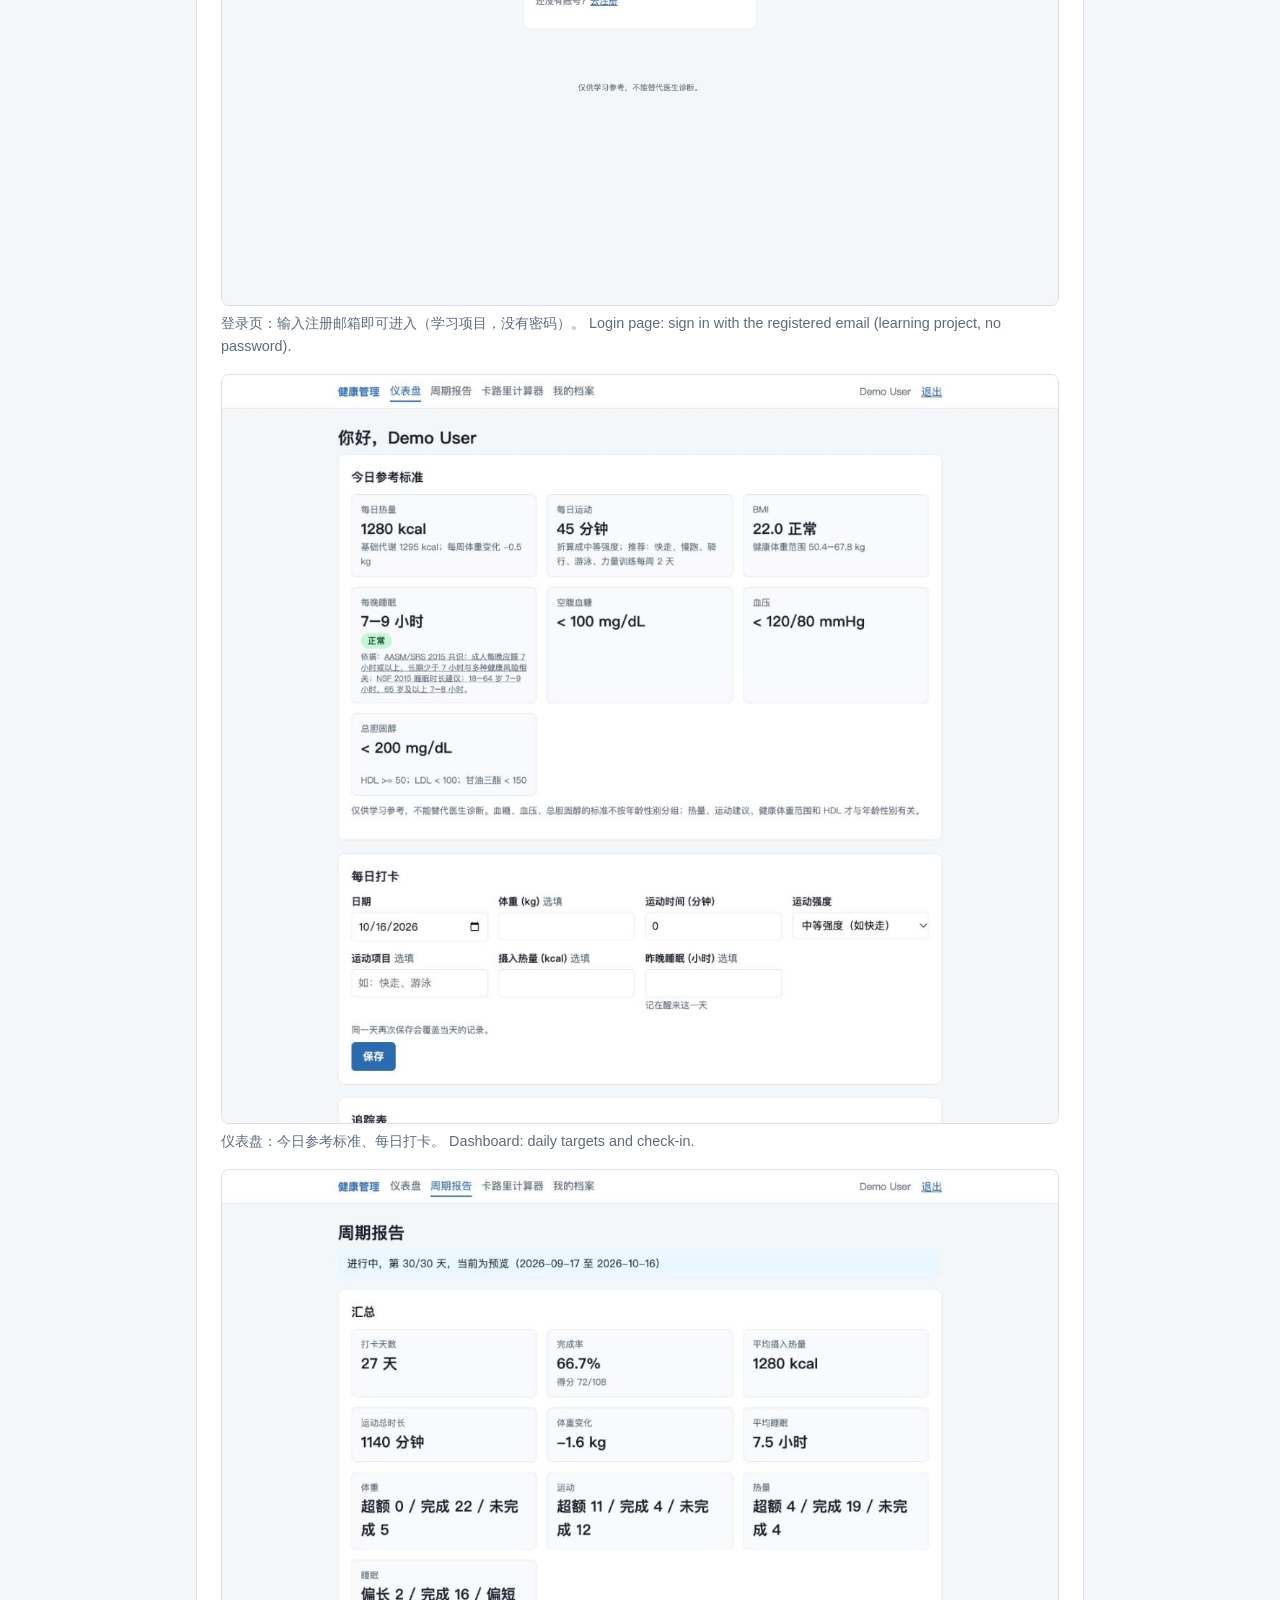
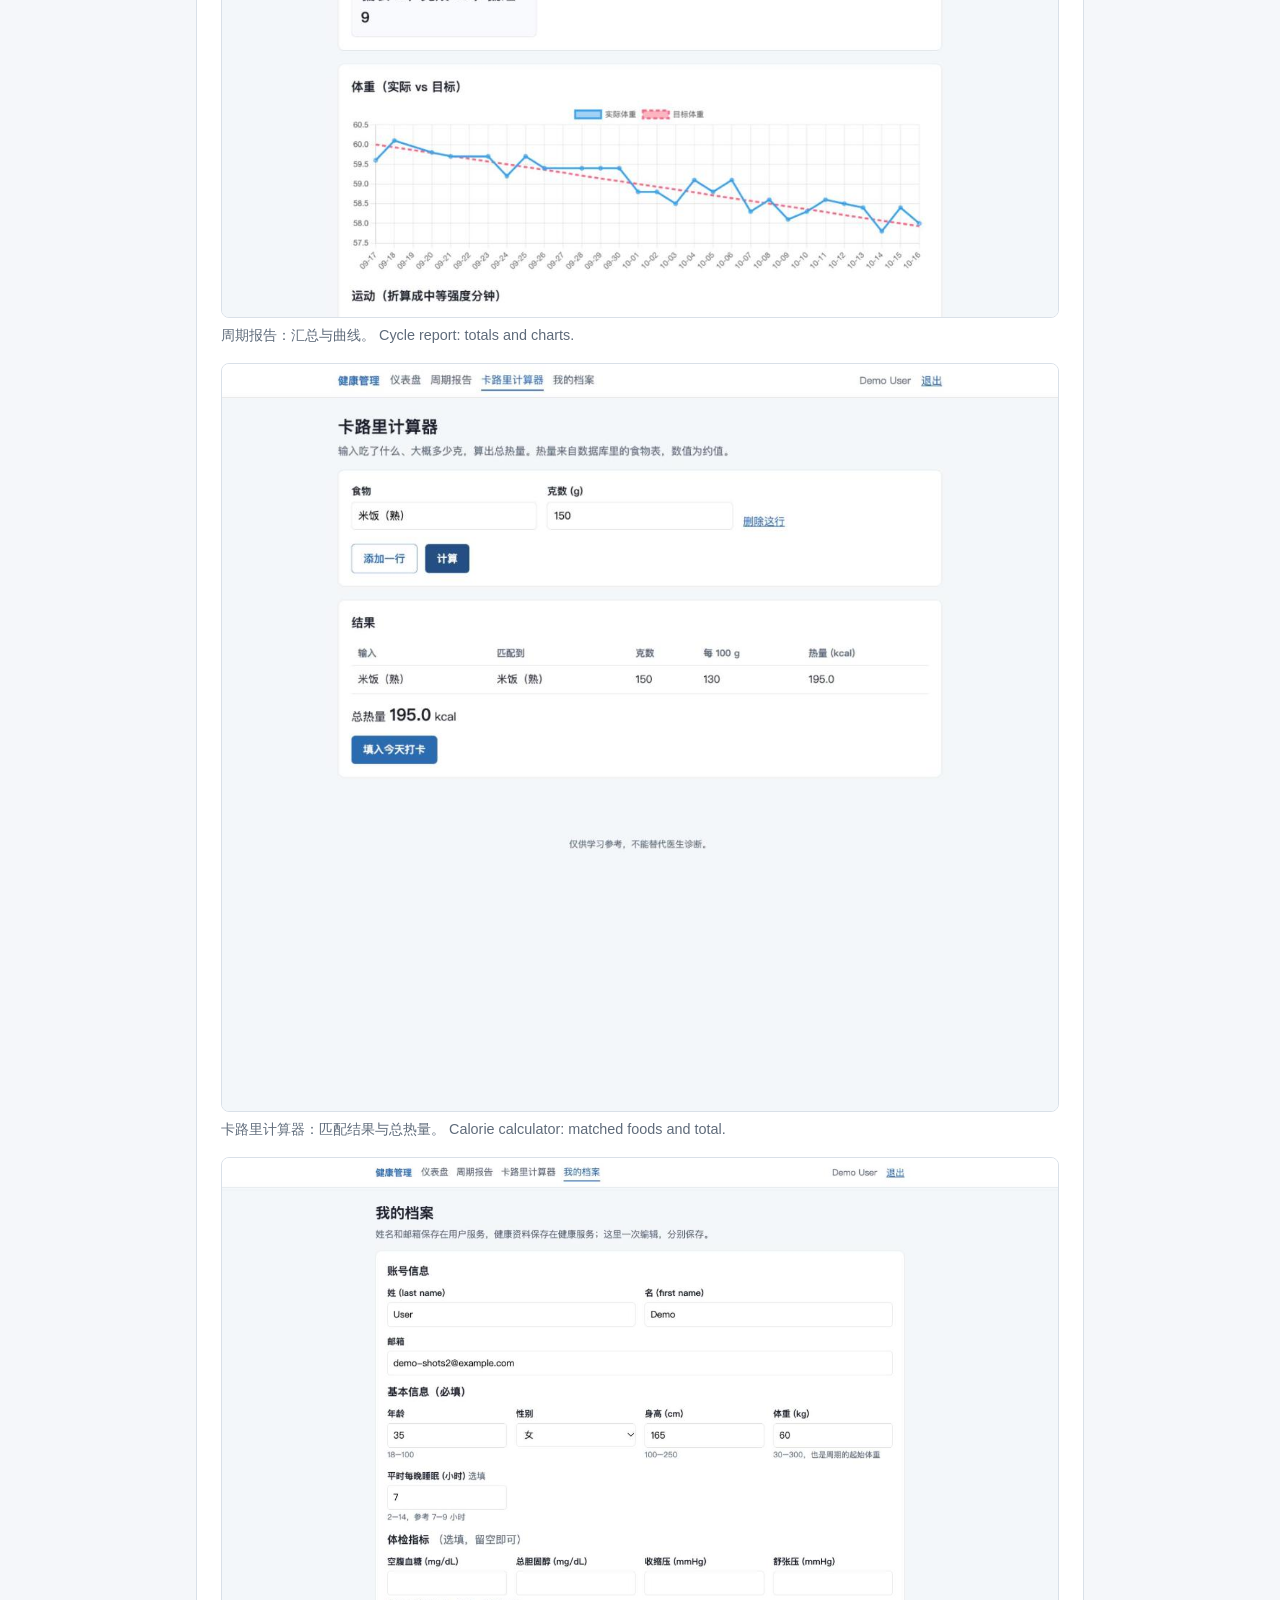
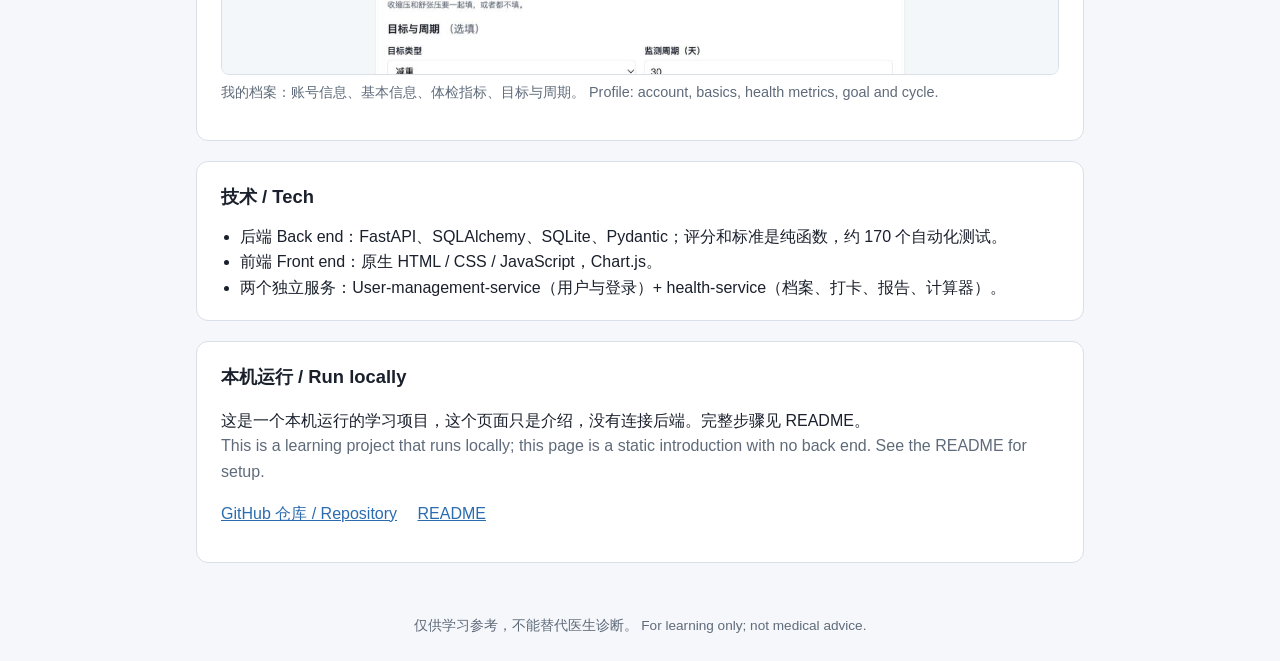
<file: health-web/profile.html>
<!doctype html>
<html lang="zh-CN">
<head>
  <meta charset="utf-8">
  <meta name="viewport" content="width=device-width, initial-scale=1">
  <title>我的档案 · 健康管理</title>
  <link rel="stylesheet" href="style.css">
</head>
<body>
  <nav id="nav"></nav>

  <main class="wrap">
    <h1>我的档案</h1>
    <p class="sub">姓名和邮箱保存在用户服务，健康资料保存在健康服务；这里一次编辑，分别保存。</p>

    <div class="card">
      <div class="alert" id="error" hidden></div>
      <div class="alert ok" id="success" hidden></div>

      <form id="profile-form">
        <h2>账号信息</h2>
        <div class="row">
          <div class="field">
            <label for="last">姓 (last name)</label>
            <input id="last" name="last" type="text" required>
          </div>
          <div class="field">
            <label for="first">名 (first name)</label>
            <input id="first" name="first" type="text" required>
          </div>
        </div>
        <div class="field">
          <label for="email">邮箱</label>
          <input id="email" name="email" type="email" required>
        </div>

        <div id="health-fields"></div>

        <div class="field" style="max-width:260px">
          <label for="start_date">周期开始日期</label>
          <input id="start_date" name="start_date" type="date">
          <div class="hint">建档当天自动设置；每日目标体重从这一天开始算。</div>
        </div>

        <div class="btn-row">
          <button class="btn" type="submit" id="save-btn">保存</button>
          <button class="btn danger" type="button" id="delete-btn">删除账号</button>
        </div>
      </form>
    </div>
  </main>

  <script src="api.js"></script>
  <script src="profile-form.js"></script>
  <script>
    const me = requireLogin();
    renderNav("profile.html");
    renderHealthFields(document.getElementById("health-fields"));

    const form = document.getElementById("profile-form");
    const errorBox = document.getElementById("error");
    const successBox = document.getElementById("success");
    const saveBtn = document.getElementById("save-btn");
    const deleteBtn = document.getElementById("delete-btn");

    let loadedUser = null;   // 打开页面时的姓名邮箱，用来判断"有没有改"
    let hasProfile = true;   // false = 用户在用户服务里有，但还没有健康档案（保存时要"创建"而不是"更新"）

    function fillForm(user, profile) {
      form.last.value = user.last_name;       // 用 .value 赋值：输入框里的内容永远只当文字，不会被当成 HTML
      form.first.value = user.first_name;
      form.email.value = user.email;
      fillHealthFields(form, profile);
      form.start_date.value = profile.start_date;
      loadedUser = user;
    }

    async function load() {
      try {
        // 两个请求互不依赖，同时发出去，比一个等一个更快。
        // 档案 404 不算出错：说明这个用户还没建过健康档案，让他在这里填写后创建
        const [user, profile] = await Promise.all([
          userApi(`/users/${me.id}`),
          healthApi(`/profiles/${me.id}`).catch(e => {
            if (e.status === 404) return null;
            throw e;
          }),
        ]);
        if (profile) {
          fillForm(user, profile);
        } else {
          hasProfile = false;
          loadedUser = user;
          form.last.value = user.last_name;
          form.first.value = user.first_name;
          form.email.value = user.email;
          showError(successBox, "你还没有健康档案：填写下面的必填项（年龄、性别、身高、体重）并保存，就会建立档案。");
        }
      } catch (e) {
        showError(errorBox, e.message);
        saveBtn.disabled = true;
      }
    }

    form.addEventListener("submit", async (event) => {
      event.preventDefault();
      showError(errorBox, "");
      showError(successBox, "");
      saveBtn.disabled = true;
      const wasNew = !hasProfile;     // 保存前是否还没有档案：决定提示"已创建"还是"已更新"

      try {
        const health = readHealthFields(form);
        const bpError = checkBloodPressure(health);
        if (bpError) throw new Error(bpError);

        // 第 1 步：姓名邮箱有变才调用用户服务。PUT 要把三个字段都带上
        const newUser = {
          email: form.email.value.trim(),
          first_name: form.first.value.trim(),
          last_name: form.last.value.trim(),
        };
        const userChanged = newUser.email !== loadedUser.email
          || newUser.first_name !== loadedUser.first_name
          || newUser.last_name !== loadedUser.last_name;
        let savedUser = loadedUser;
        if (userChanged) {
          savedUser = await userApi(`/users/${me.id}`, { method: "PUT", body: JSON.stringify(newUser) });
          localStorage.setItem("currentUser", JSON.stringify(savedUser));   // 导航栏的名字跟着更新
          renderNav("profile.html");
        }

        // 第 2 步：健康资料。start_date 留空 = 保持原来的（后端的规则）；
        // 还没有档案时用 POST 创建（带上 user_id），已有档案用 PUT 更新
        let savedProfile;
        try {
          const body = { ...health, start_date: form.start_date.value || null };
          savedProfile = hasProfile
            ? await healthApi(`/profiles/${me.id}`, { method: "PUT", body: JSON.stringify(body) })
            : await healthApi("/profiles", { method: "POST", body: JSON.stringify({ user_id: me.id, ...body }) });
          hasProfile = true;
        } catch (e) {
          if (userChanged) throw new Error(`姓名邮箱已保存，但健康资料保存失败：${e.message}`);
          throw e;
        }

        fillForm(savedUser, savedProfile);
        showError(successBox, wasNew ? "健康档案已创建" : "已保存");
        window.scrollTo({ top: 0, behavior: "smooth" });
        await showDialog(wasNew ? "健康档案已创建，内容已保存。" : "已保存：你的修改已更新。",
                         { title: wasNew ? "档案已创建" : "已更新" });
      } catch (e) {
        showError(errorBox, e.message);
        window.scrollTo({ top: 0, behavior: "smooth" });
        showDialog(e.message, { title: "保存失败", kind: "error" });
      } finally {
        saveBtn.disabled = false;
      }
    });

    deleteBtn.addEventListener("click", async () => {
      if (!confirm("确定删除吗？删除后所有记录都会消失")) return;
      showError(errorBox, "");
      deleteBtn.disabled = true;
      try {
        // 顺序不能倒：先删健康档案，再删用户。
        // 反过来的话，如果删完用户后删档案失败，就会留下"没有主人的档案"
        // 没建过健康档案的用户：档案 404 就当"已经没有了"，继续删用户，不能卡在这里
        await healthApi(`/profiles/${me.id}`, { method: "DELETE" })
          .catch(e => { if (e.status !== 404) throw e; });
        await userApi(`/users/${me.id}`, { method: "DELETE" });
        await showDialog("账号和所有记录已删除。", { title: "已删除" });
        logout();
      } catch (e) {
        showError(errorBox, e.message);
        window.scrollTo({ top: 0, behavior: "smooth" });
        showDialog(e.message, { title: "删除失败", kind: "error" });
        deleteBtn.disabled = false;
      }
    });

    load();
  </script>
  <footer class="site-footer">仅供学习参考，不能替代医生诊断。</footer>
</body>
</html>
</file>
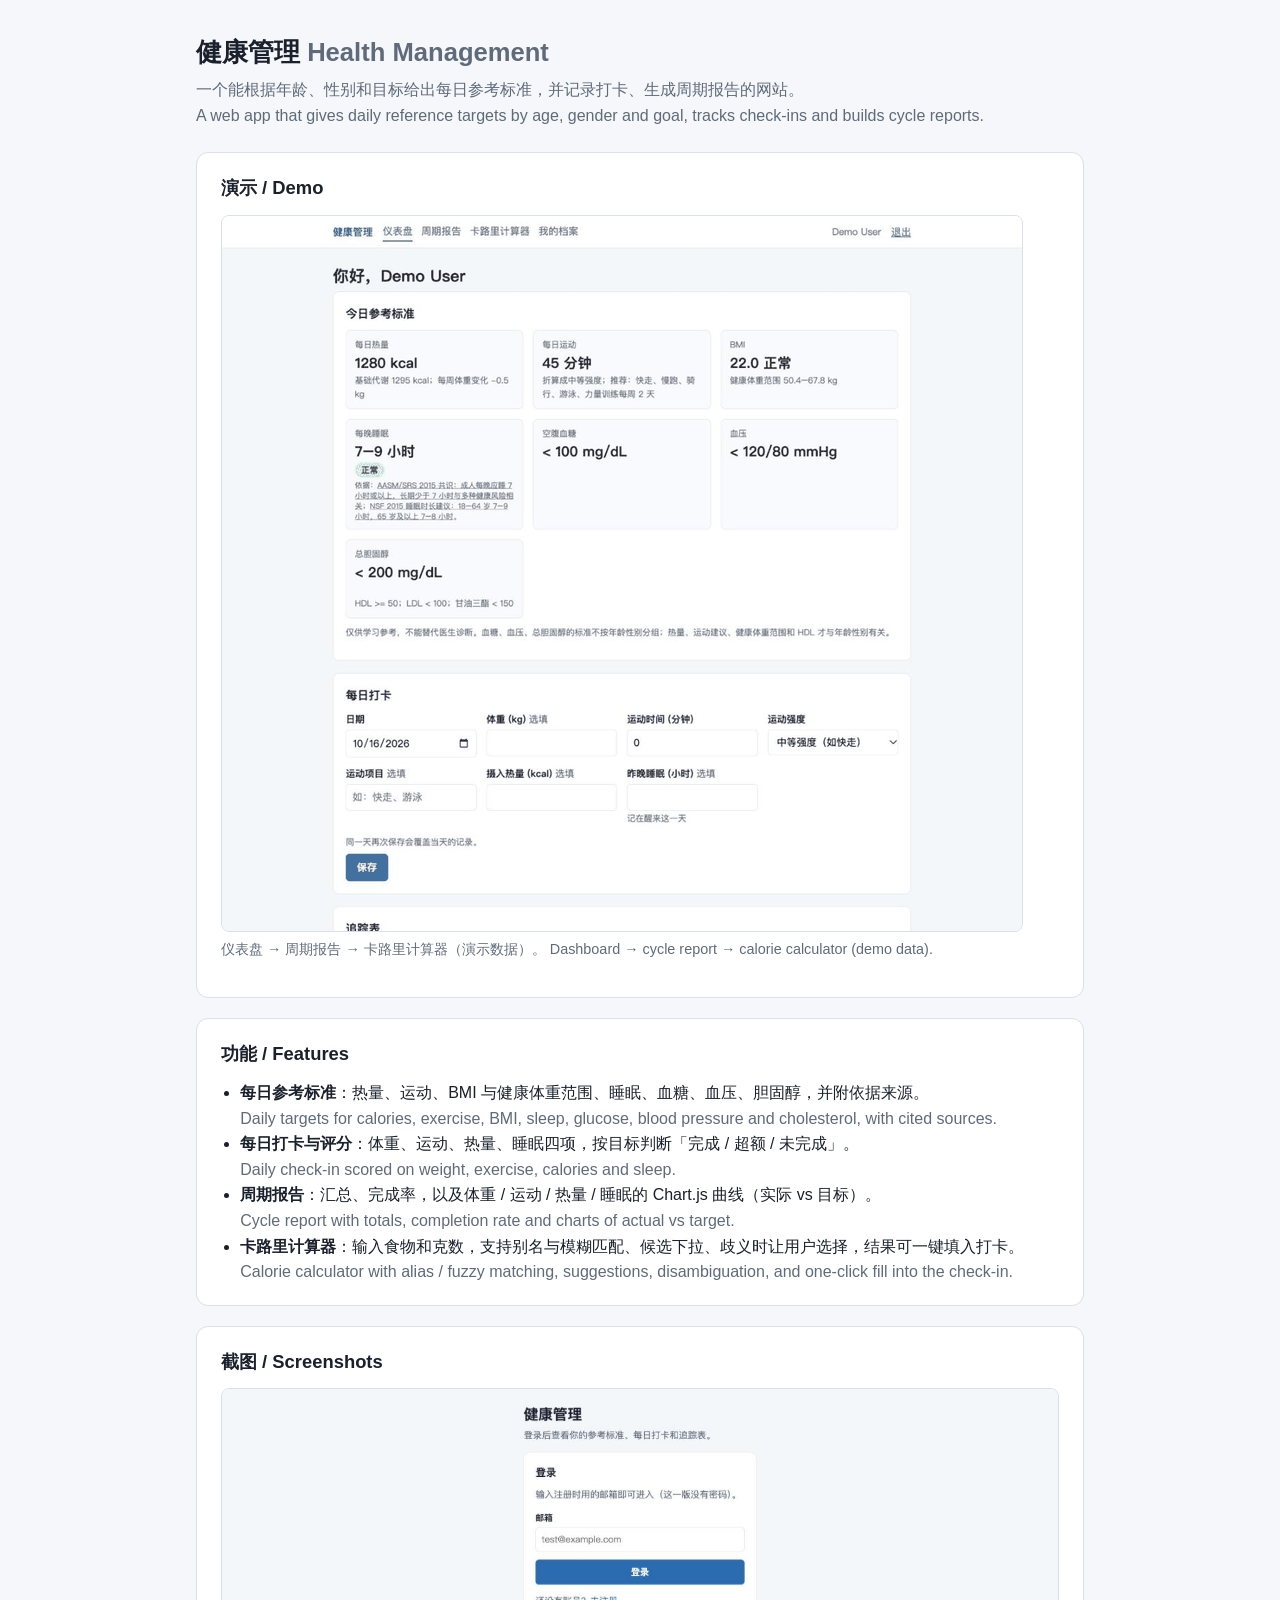
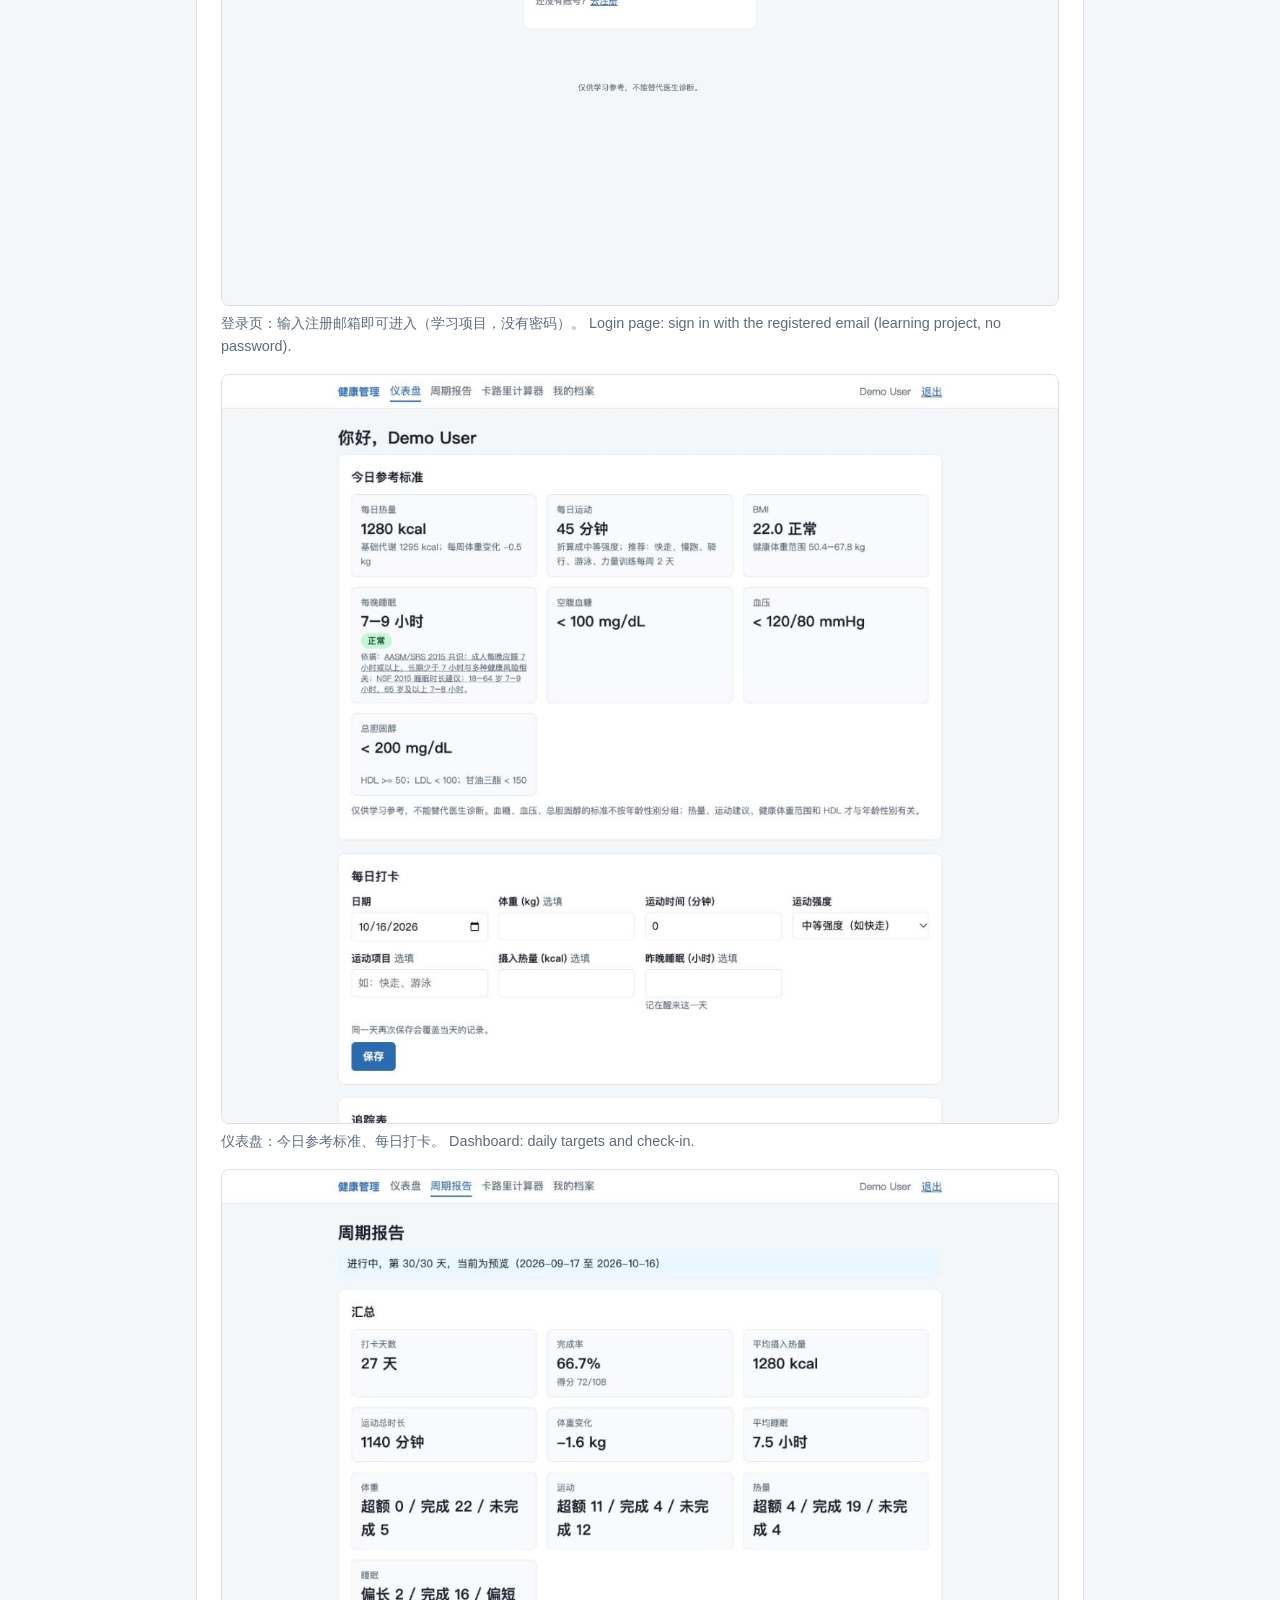
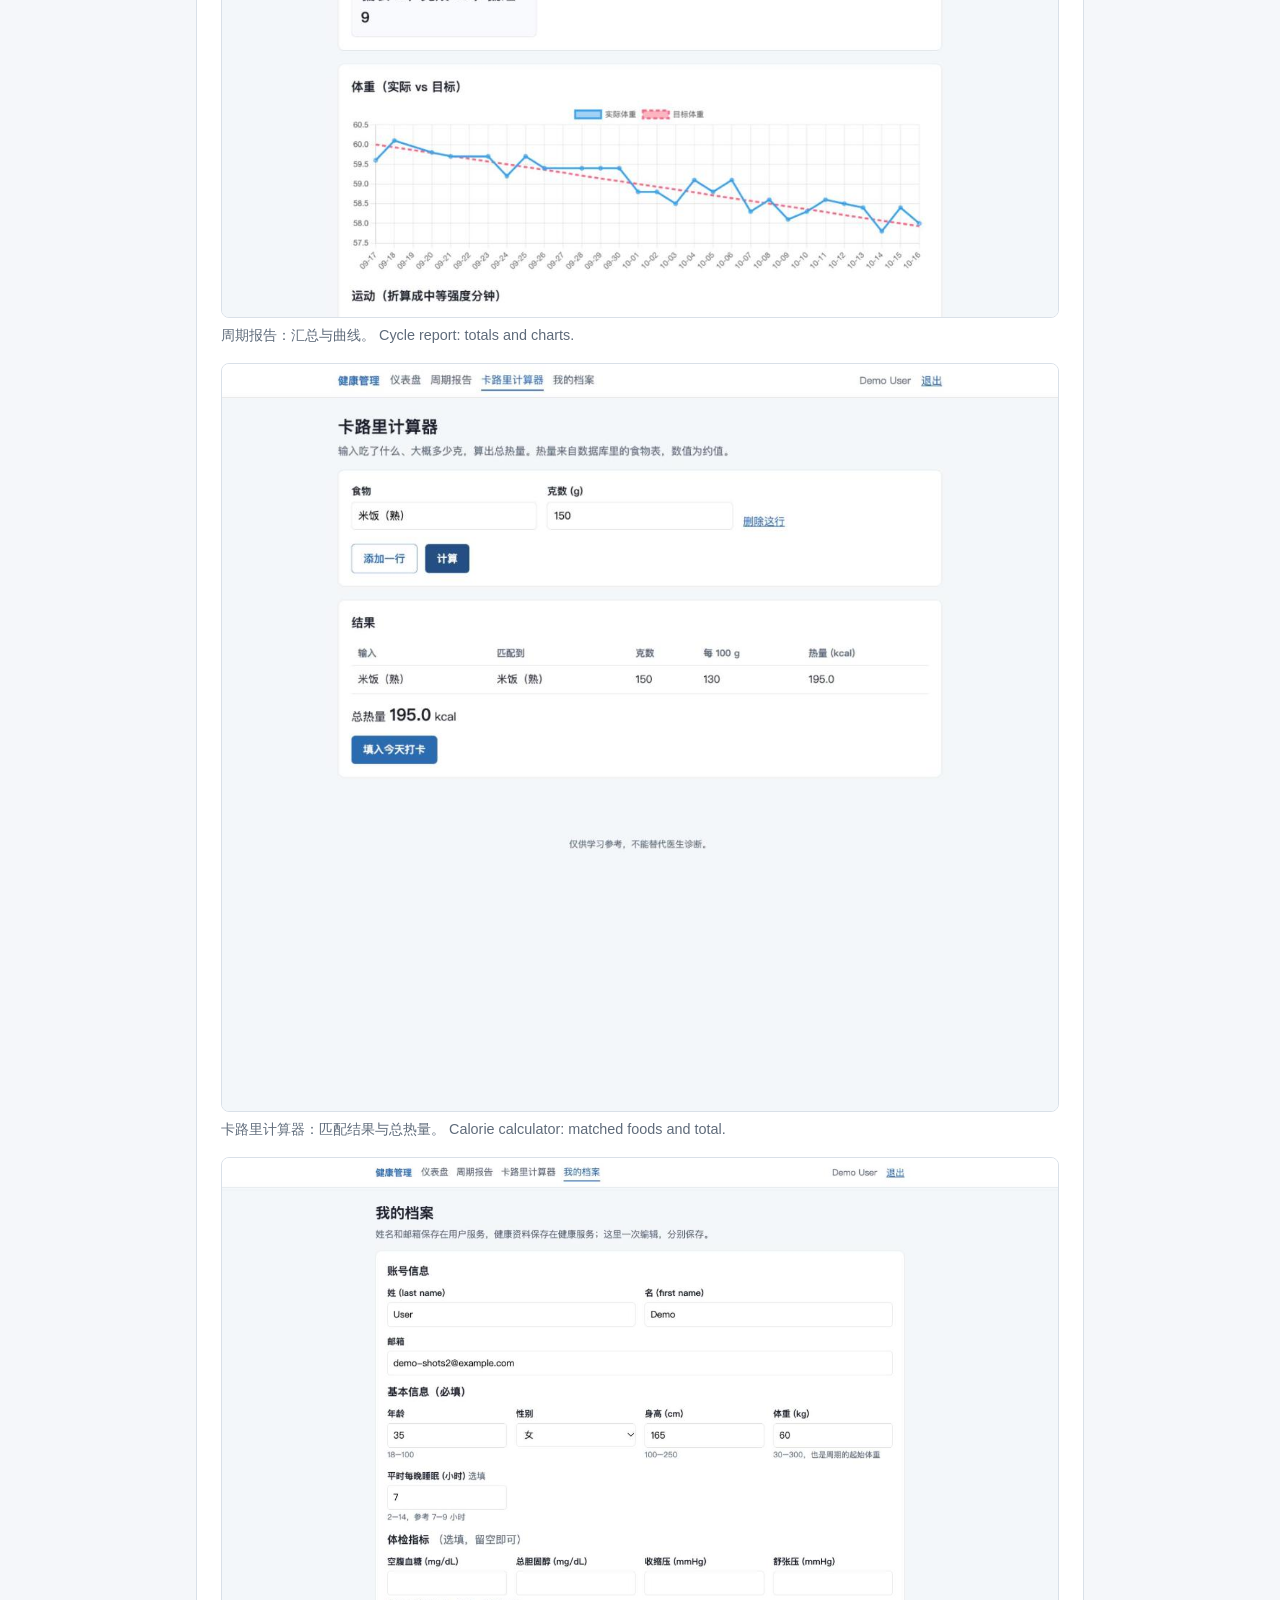
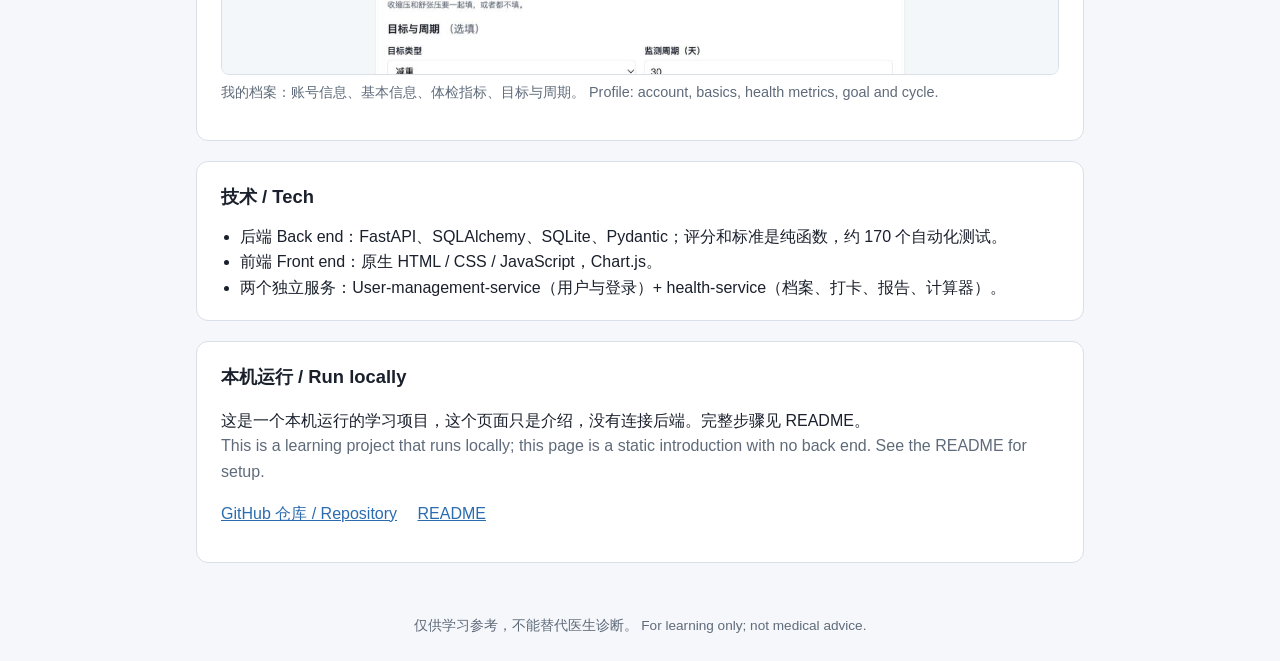
<file: health-web/register.html>
<!doctype html>
<html lang="zh-CN">
<head>
  <meta charset="utf-8">
  <meta name="viewport" content="width=device-width, initial-scale=1">
  <title>注册 · 健康管理</title>
  <link rel="stylesheet" href="style.css">
</head>
<body>
  <main class="wrap">
    <h1>注册</h1>
    <p class="sub">创建账号并建立你的健康档案。姓名和邮箱保存在用户服务里，健康资料保存在健康服务里。</p>

    <div class="card">
      <div class="alert" id="error" hidden></div>

      <form id="register-form">
        <h2>账号信息（必填）</h2>
        <div class="row">
          <div class="field">
            <label for="last">姓 (last name)</label>
            <input id="last" name="last" type="text" required>
          </div>
          <div class="field">
            <label for="first">名 (first name)</label>
            <input id="first" name="first" type="text" required>
          </div>
        </div>
        <div class="field">
          <label for="email">邮箱</label>
          <input id="email" name="email" type="email" required autocomplete="email">
        </div>

        <div id="health-fields"></div>

        <div class="btn-row">
          <button class="btn" type="submit" id="submit-btn">注册</button>
          <a href="login.html" class="btn ghost" style="text-decoration:none">已有账号，去登录</a>
        </div>
      </form>
    </div>
  </main>

  <script src="api.js"></script>
  <script src="profile-form.js"></script>
  <script>
    renderHealthFields(document.getElementById("health-fields"));

    const form = document.getElementById("register-form");
    const errorBox = document.getElementById("error");
    const btn = document.getElementById("submit-btn");

    // 注册是"两步操作"：先在用户服务建 user，再在健康服务建 profile。
    // 两个服务是两个独立的数据库，没有"事务"能让它们一起成功或一起失败，
    // 所以第 2 步失败时，要由我们自己把第 1 步建的 user 删掉（"补偿"），
    // 否则会留下"邮箱已被占用、却没有档案"的半成品账号。
    async function onRegister() {
      const health = readHealthFields(form);
      const bpError = checkBloodPressure(health);
      if (bpError) throw new Error(bpError);

      const user = await userApi("/users", {
        method: "POST",
        body: JSON.stringify({
          email: form.email.value.trim(),
          first_name: form.first.value.trim(),
          last_name: form.last.value.trim(),
        }),
      });

      try {
        await healthApi("/profiles", {
          method: "POST",
          body: JSON.stringify({ user_id: user.id, ...health }),
        });
      } catch (e) {
        // 补偿：撤销第 1 步。这一步自己也可能失败（比如用户服务刚好也挂了），失败了就如实告诉用户
        try {
          await userApi(`/users/${user.id}`, { method: "DELETE" });
        } catch (undoError) {
          throw new Error(`${e.message}（并且撤销账号失败，请联系管理员删除邮箱 ${user.email}）`);
        }
        throw e;
      }

      localStorage.setItem("currentUser", JSON.stringify(user));
      location.href = "dashboard.html";
    }

    form.addEventListener("submit", async (event) => {
      event.preventDefault();
      showError(errorBox, "");
      btn.disabled = true;
      try {
        await onRegister();
      } catch (e) {
        showError(errorBox, e.message);
        btn.disabled = false;
        window.scrollTo({ top: 0, behavior: "smooth" });
      }
    });
  </script>
  <footer class="site-footer">仅供学习参考，不能替代医生诊断。</footer>
</body>
</html>
</file>
<file: health-web/style.css>
/* ============================================================
   style.css —— 所有页面共用的样式
   ============================================================ */

/* CSS 变量：颜色只在这里定义一次，改主题色只改这几行 */
:root {
  --primary: #2b6cb0;
  --primary-dark: #234e82;
  --good: #2f855a;        /* 绿：完成 / 超额（好）*/
  --warn: #c05621;        /* 橙：提醒 */
  --bad: #9b2c2c;         /* 红：没做到 */
  --bg: #f5f7fa;
  --card: #ffffff;
  --text: #1a202c;
  --muted: #5f6b7a;
  --border: #d9e0e8;
}

* { box-sizing: border-box; }

body {
  margin: 0;
  background: var(--bg);
  color: var(--text);
  font: 16px/1.6 -apple-system, "PingFang SC", "Microsoft YaHei", "Segoe UI", sans-serif;
}

/* 居中布局：内容最宽 960px，左右自动留白 */
.wrap { max-width: 960px; margin: 0 auto; padding: 24px 16px 48px; }
.narrow { max-width: 440px; }

h1 { font-size: 1.6rem; margin: 0 0 4px; }
h2 { font-size: 1.15rem; margin: 0 0 12px; }
.sub { color: var(--muted); margin: 0 0 16px; }
a { color: var(--primary); }

/* ---- 导航栏：flex 横向排列 ---- */
#nav { background: var(--card); border-bottom: 1px solid var(--border); }
.nav-inner {
  max-width: 960px; margin: 0 auto; padding: 10px 16px;
  display: flex; align-items: center; gap: 16px; flex-wrap: wrap;
}
.brand { font-weight: 700; color: var(--primary); }
.nav-links { display: flex; gap: 14px; flex: 1; flex-wrap: wrap; }
.nav-links a { text-decoration: none; color: var(--muted); padding: 2px 0; }
.nav-links a.active { color: var(--primary); border-bottom: 2px solid var(--primary); }
.who { color: var(--muted); font-size: 0.95rem; }
.link-btn {
  background: none; border: 0; color: var(--primary); cursor: pointer;
  font: inherit; padding: 0; text-decoration: underline;
}

/* ---- 卡片 ---- */
.card {
  background: var(--card); border: 1px solid var(--border); border-radius: 10px;
  padding: 20px; margin-bottom: 20px;
}

/* ---- 表单 ---- */
.field { margin-bottom: 14px; }
label { display: block; font-weight: 600; margin-bottom: 4px; font-size: 0.95rem; }
.opt { font-weight: 400; color: var(--muted); }
input, select, textarea {
  width: 100%; padding: 8px 10px; font: inherit;
  border: 1px solid var(--border); border-radius: 6px; background: #fff;
}
input:focus, select:focus, textarea:focus {
  outline: 2px solid var(--primary); outline-offset: 1px;
}
.hint { color: var(--muted); font-size: 0.85rem; margin-top: 2px; }

/* 表单里并排的字段：窄屏自动换行 */
.row { display: grid; grid-template-columns: repeat(auto-fit, minmax(180px, 1fr)); gap: 0 16px; }

.btn {
  background: var(--primary); color: #fff; border: 0; border-radius: 6px;
  padding: 9px 18px; font: inherit; font-weight: 600; cursor: pointer;
}
.btn:hover { background: var(--primary-dark); }
.btn:disabled { opacity: 0.6; cursor: not-allowed; }
.btn.block { width: 100%; }
.btn.danger { background: var(--bad); }
.btn.ghost { background: transparent; color: var(--primary); border: 1px solid var(--primary); }
.btn-row { display: flex; gap: 12px; flex-wrap: wrap; margin-top: 8px; }

/* ---- 提示区（错误 / 成功）---- */
.alert {
  padding: 10px 14px; border-radius: 6px; margin-bottom: 14px;
  background: #fff5f5; border: 1px solid #feb2b2; color: var(--bad);
}
.alert.ok { background: #f0fff4; border-color: #9ae6b4; color: var(--good); }

/* ---- 徽章：颜色 + 文字一起表达含义（不只靠颜色）---- */
.badge {
  display: inline-block; padding: 1px 10px; border-radius: 999px;
  font-size: 0.85rem; font-weight: 600; white-space: nowrap;
}
.badge.good { background: #c6f6d5; color: #22543d; }
.badge.warn { background: #feebc8; color: #7b341e; }
.badge.bad  { background: #fed7d7; color: #742a2a; }
.badge.none { background: #edf2f7; color: var(--muted); }

/* ---- 卡片网格：自动按宽度排成 1~3 列 ---- */
.grid { display: grid; grid-template-columns: repeat(auto-fit, minmax(240px, 1fr)); gap: 16px; }
.stat { background: #f8fafc; border: 1px solid var(--border); border-radius: 8px; padding: 12px 14px; }
.stat .label { color: var(--muted); font-size: 0.85rem; }
.stat .value { font-size: 1.4rem; font-weight: 700; }
.stat .note { color: var(--muted); font-size: 0.85rem; }

/* ---- 表格：外面套一层可横向滚动的盒子，窄屏时只有表格滚动，整页不滚 ---- */
.table-wrap { overflow-x: auto; }
table { border-collapse: collapse; width: 100%; min-width: 640px; }
th, td { padding: 8px 10px; border-bottom: 1px solid var(--border); text-align: left; white-space: nowrap; }
th { color: var(--muted); font-weight: 600; font-size: 0.9rem; }
tbody tr { cursor: pointer; }
tbody tr:hover { background: #f1f5f9; }

.disclaimer { color: var(--muted); font-size: 0.85rem; margin-top: 12px; }
.muted { color: var(--muted); }

/* ---- 手机适配 ---- */
@media (max-width: 640px) {
  h1 { font-size: 1.35rem; }
  .card { padding: 16px; }
  .nav-inner { gap: 10px; }
}

/* 参考标准里的小字依据（带链接） */
.evidence { display: block; margin-top: 4px; color: var(--muted); font-size: 0.75rem; line-height: 1.4; }
.evidence a { color: inherit; text-decoration: underline; }

/* 周期报告 */
.status-bar { background: #ebf8ff; border-radius: 8px; padding: 10px 14px; margin: 0 0 16px; }
.chart-box { position: relative; height: 260px; margin-bottom: 20px; }

/* 卡路里计算器 */
.calc-row { align-items: end; }
.warn-box { background: #fffbeb; border-color: #f6e05e; color: #744210; }
.total { font-size: 1.1rem; margin: 12px 0; }
.total strong { font-size: 1.6rem; }

/* 每页底部的免责声明 */
.site-footer { text-align: center; color: var(--muted); font-size: 0.85rem; padding: 24px 16px; }

/* 食物候选下拉 */
.suggest-wrap { position: relative; }
.suggest { position: absolute; z-index: 10; left: 0; right: 0; top: 100%; margin: 2px 0 0; padding: 4px 0;
  list-style: none; background: #fff; border: 1px solid var(--border, #cbd5e0); border-radius: 8px;
  box-shadow: 0 4px 12px rgba(0,0,0,.12); max-height: 240px; overflow-y: auto; }
.suggest li { padding: 8px 12px; cursor: pointer; }
.suggest li:hover { background: #ebf8ff; }
.choice { margin: 4px 4px 0 0; padding: 4px 10px; font-size: 0.9rem; }

/* 提示对话框 */
.dialog { border: none; border-radius: 12px; padding: 24px 28px; max-width: 360px; width: calc(100% - 48px);
  box-shadow: 0 12px 40px rgba(0,0,0,.25); }
.dialog::backdrop { background: rgba(0,0,0,.35); }
.dialog h3 { margin: 0 0 8px; }
.dialog.error h3 { color: var(--bad); }
.dialog p { margin: 0 0 18px; line-height: 1.5; }

/* 后端连不上时盖住整页的说明层（api.js 的 showUnavailable） */
.unavailable {
  position: fixed; inset: 0; z-index: 1000;
  display: flex; align-items: center; justify-content: center;
  padding: 16px; background: var(--bg);
}
.unavailable-card {
  max-width: 520px; background: var(--card); border: 1px solid var(--border);
  border-radius: 12px; padding: 28px 24px; text-align: center;
}
.unavailable-card h2 { margin-top: 0; color: var(--warn); }
</file>
